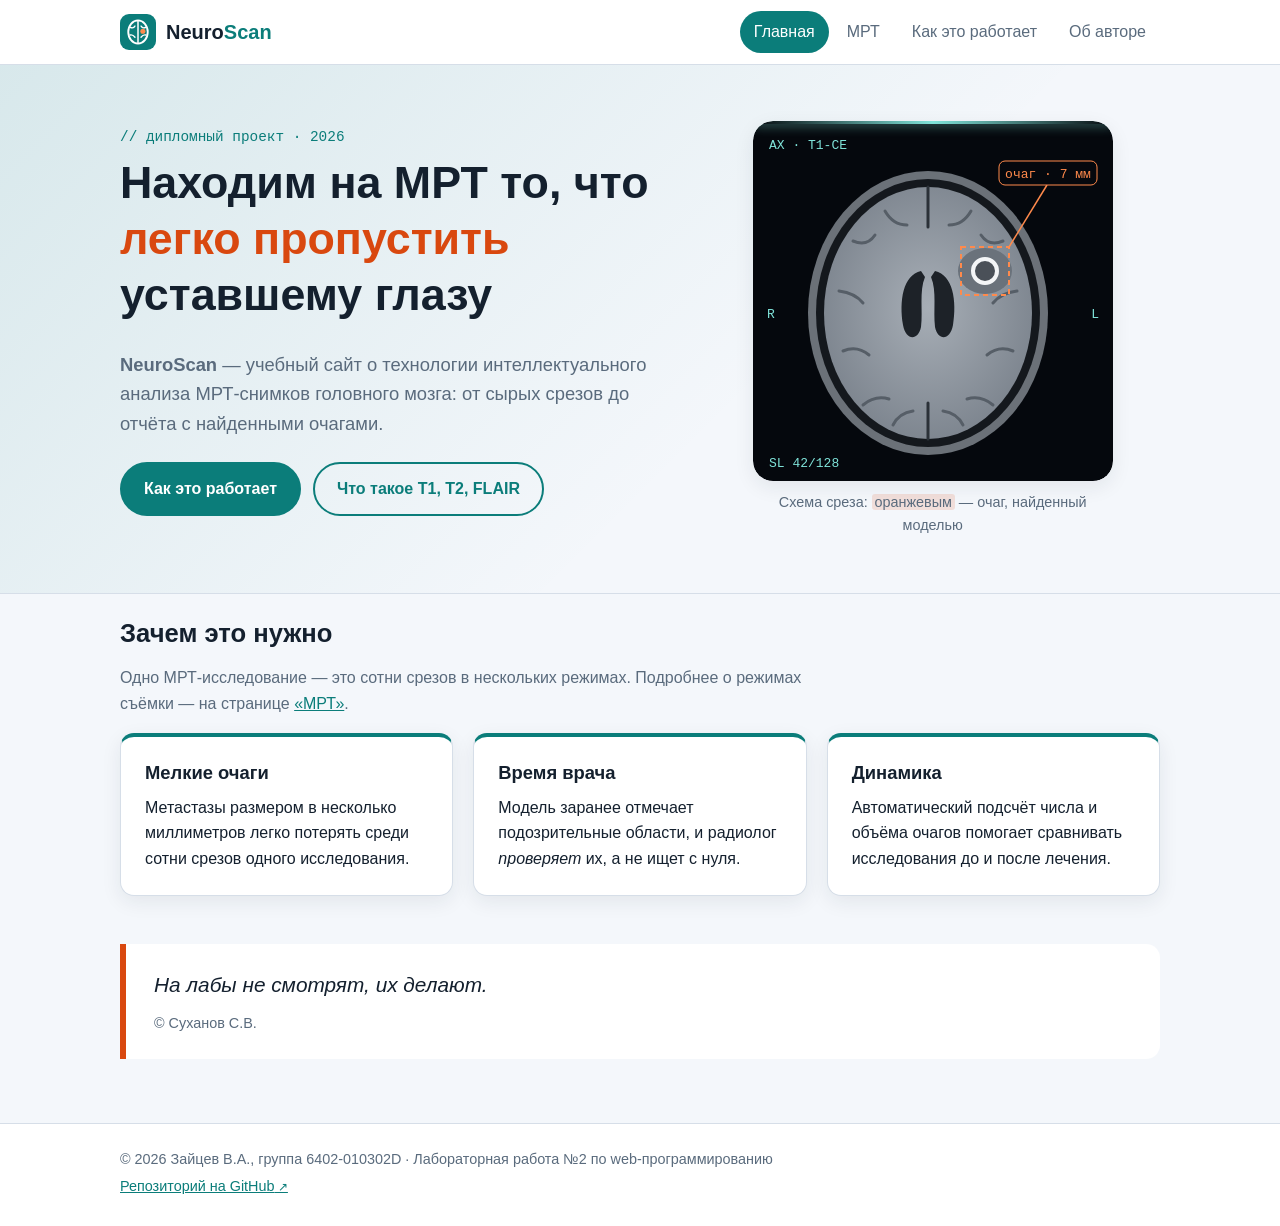
<file: lab2/index.html>
<!DOCTYPE html>
<html lang="ru">
<head>
  <meta charset="UTF-8">
  <meta name="viewport" content="width=device-width, initial-scale=1.0">
  <meta name="description" content="NeuroScan — учебный сайт о поиске метастазов головного мозга на МРТ">
  <title>NeuroScan — главная</title>
  <link rel="icon" href="img/logo.svg" type="image/svg+xml">
  <link rel="stylesheet" href="css/style.css">
</head>
<body>

  <!-- ===== Шапка: логотип + меню (одинаковая на всех страницах) ===== -->
  <header class="site-header">
    <div class="container header-inner">
      <a class="logo" href="index.html">
        <img src="img/logo.svg" alt="" width="36" height="36">
        <span>Neuro<span class="logo-accent">Scan</span></span>
      </a>
      <nav class="main-nav" aria-label="Главное меню">
        <ul>
          <li><a href="index.html" class="active" aria-current="page">Главная</a></li>
          <li><a href="mri.html">МРТ</a></li>
          <li><a href="pipeline.html">Как это работает</a></li>
          <li><a href="about.html">Об авторе</a></li>
        </ul>
      </nav>
    </div>
  </header>

  <main>
    <!-- ===== Первый экран ===== -->
    <section id="hero">
      <div class="container hero-inner">
        <div>
          <p class="tag">// дипломный проект · 2026</p>
          <h1>Находим на&nbsp;МРТ то, что <span class="highlight">легко пропустить</span> уставшему глазу</h1>
          <p class="lead">
            <strong>NeuroScan</strong> — учебный сайт о технологии интеллектуального анализа
            МРТ-снимков головного мозга: от сырых срезов до отчёта с найденными очагами.
          </p>
          <p class="hero-actions">
            <a class="btn" href="pipeline.html">Как это работает</a>
            <a class="btn btn-ghost" href="mri.html">Что такое T1, T2, FLAIR</a>
          </p>
        </div>

        <figure class="scan">
          <div class="scan-frame">
            <img src="img/mri-slice.svg" alt="Схема аксиального среза головного мозга с выделенным очагом" width="360" height="360">
          </div>
          <figcaption>Схема среза: <mark>оранжевым</mark> — очаг, найденный моделью</figcaption>
        </figure>
      </div>
    </section>

    <!-- ===== Зачем это нужно: три карточки ===== -->
    <section class="container section">
      <h2>Зачем это нужно</h2>
      <p class="section-lead">
        Одно МРТ-исследование — это сотни срезов в нескольких режимах.
        Подробнее о режимах съёмки — на странице <a href="mri.html">«МРТ»</a>.
      </p>
      <div class="cards">
        <article class="card">
          <h3>Мелкие очаги</h3>
          <p>Метастазы размером в несколько миллиметров легко потерять среди сотни срезов одного исследования.</p>
        </article>
        <article class="card">
          <h3>Время врача</h3>
          <p>Модель заранее отмечает подозрительные области, и радиолог <em>проверяет</em> их, а не ищет с нуля.</p>
        </article>
        <article class="card">
          <h3>Динамика</h3>
          <p>Автоматический подсчёт числа и объёма очагов помогает сравнивать исследования до и после лечения.</p>
        </article>
      </div>
    </section>

    <!-- ===== Цитата из ЛР №1 ===== -->
    <div class="container section">
      <figure class="quote">
        <blockquote>
          <p>На лабы не смотрят, их делают.</p>
        </blockquote>
        <figcaption>© Суханов С.В.</figcaption>
      </figure>
    </div>
  </main>

  <!-- ===== Подвал ===== -->
  <footer class="site-footer">
    <div class="container">
      <p>© 2026 Зайцев&nbsp;В.А., группа 6402-010302D · Лабораторная работа №2 по web-программированию</p>
      <p><a href="https://github.com/VAZ0N4ik/web6402-zaitsev_va" target="_blank" rel="noopener">Репозиторий на GitHub</a></p>
    </div>
  </footer>

</body>
</html>
</file>
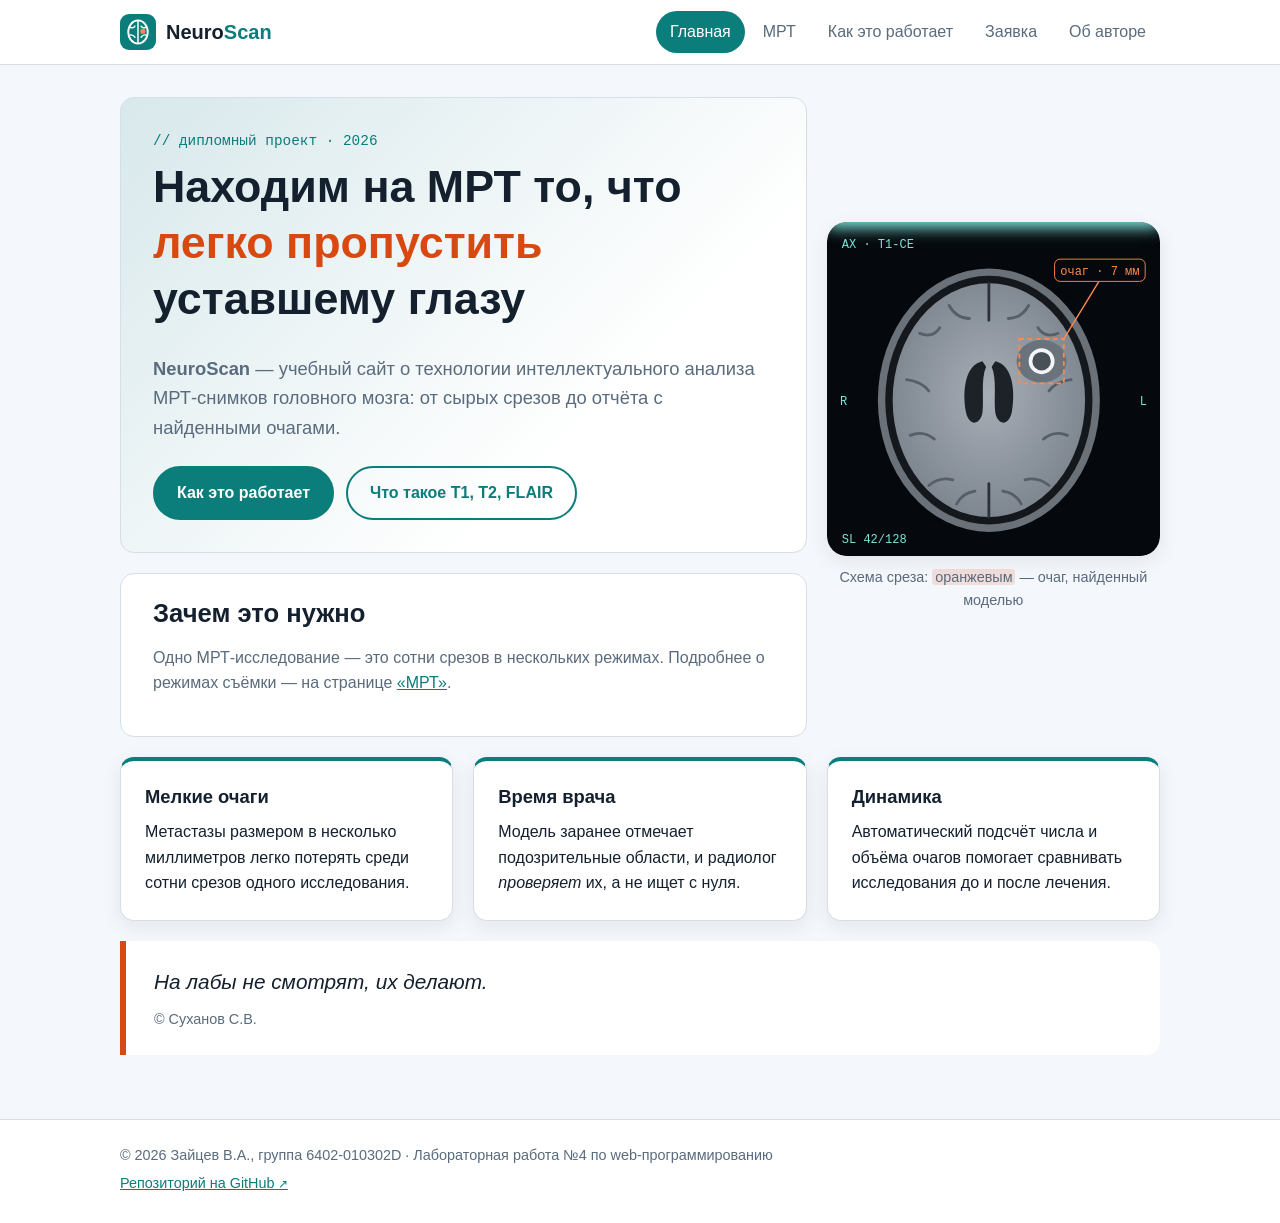
<file: lab4/index.html>
<!DOCTYPE html>
<html lang="ru">
<head>
  <meta charset="UTF-8">
  <meta name="viewport" content="width=device-width, initial-scale=1.0">
  <meta name="description" content="NeuroScan — учебный сайт о поиске метастазов головного мозга на МРТ">
  <title>NeuroScan — главная</title>
  <link rel="icon" href="img/logo.svg" type="image/svg+xml">
  <link rel="stylesheet" href="css/style.css">
</head>
<body>

  <!-- Шапка: логотип и меню, одинаковая на всех страницах -->
  <header class="header">
    <div class="container header__inner">
      <a class="logo" href="index.html">
        <img src="img/logo.svg" alt="" width="36" height="36">
        <span>Neuro<span class="logo__accent">Scan</span></span>
      </a>
      <nav class="nav" aria-label="Главное меню">
        <ul class="nav__list">
          <li><a class="nav__link nav__link_active" href="index.html" aria-current="page">Главная</a></li>
          <li><a class="nav__link" href="mri.html">МРТ</a></li>
          <li><a class="nav__link" href="pipeline.html">Как это работает</a></li>
          <li><a class="nav__link" href="request.html">Заявка</a></li>
          <li><a class="nav__link" href="about.html">Об авторе</a></li>
        </ul>
      </nav>
    </div>
  </header>

  <!-- Главная свёрстана на Grid: где какая область, задано в .home (style.css, раздел 5) -->
  <main class="container home">
    <section class="home__intro">
      <p class="tag">// дипломный проект · 2026</p>
      <h1>Находим на&nbsp;МРТ то, что <span class="highlight">легко пропустить</span> уставшему глазу</h1>
      <p class="lead">
        <strong>NeuroScan</strong> — учебный сайт о технологии интеллектуального анализа
        МРТ-снимков головного мозга: от сырых срезов до отчёта с найденными очагами.
      </p>
      <p class="home__actions">
        <a class="button" href="pipeline.html">Как это работает</a>
        <a class="button button_ghost" href="mri.html">Что такое T1, T2, FLAIR</a>
      </p>
    </section>

    <figure class="home__scan scan">
      <div class="scan__frame">
        <img class="scan__img" src="img/mri-slice.svg" alt="Схема аксиального среза головного мозга с выделенным очагом" width="360" height="360">
        <span class="scan__ping"></span>
      </div>
      <figcaption class="scan__caption">Схема среза: <mark>оранжевым</mark> — очаг, найденный моделью</figcaption>
    </figure>

    <section class="home__why">
      <h2>Зачем это нужно</h2>
      <p class="lead lead_small">
        Одно МРТ-исследование — это сотни срезов в нескольких режимах.
        Подробнее о режимах съёмки — на странице <a href="mri.html">«МРТ»</a>.
      </p>
    </section>

    <article class="home__card card">
      <h3>Мелкие очаги</h3>
      <p class="card__text">Метастазы размером в несколько миллиметров легко потерять среди сотни срезов одного исследования.</p>
    </article>
    <article class="home__card card">
      <h3>Время врача</h3>
      <p class="card__text">Модель заранее отмечает подозрительные области, и радиолог <em>проверяет</em> их, а не ищет с нуля.</p>
    </article>
    <article class="home__card card">
      <h3>Динамика</h3>
      <p class="card__text">Автоматический подсчёт числа и объёма очагов помогает сравнивать исследования до и после лечения.</p>
    </article>

    <!-- Цитата из ЛР №1 -->
    <figure class="home__quote quote">
      <blockquote class="quote__text">На лабы не смотрят, их делают.</blockquote>
      <figcaption class="quote__author">© Суханов С.В.</figcaption>
    </figure>
  </main>

  <footer class="footer">
    <div class="container">
      <p class="footer__text">© 2026 Зайцев&nbsp;В.А., группа 6402-010302D · Лабораторная работа №4 по web-программированию</p>
      <p class="footer__text"><a href="https://github.com/VAZ0N4ik/web6402-zaitsev_va" target="_blank" rel="noopener">Репозиторий на GitHub</a></p>
    </div>
  </footer>

</body>
</html>
</file>
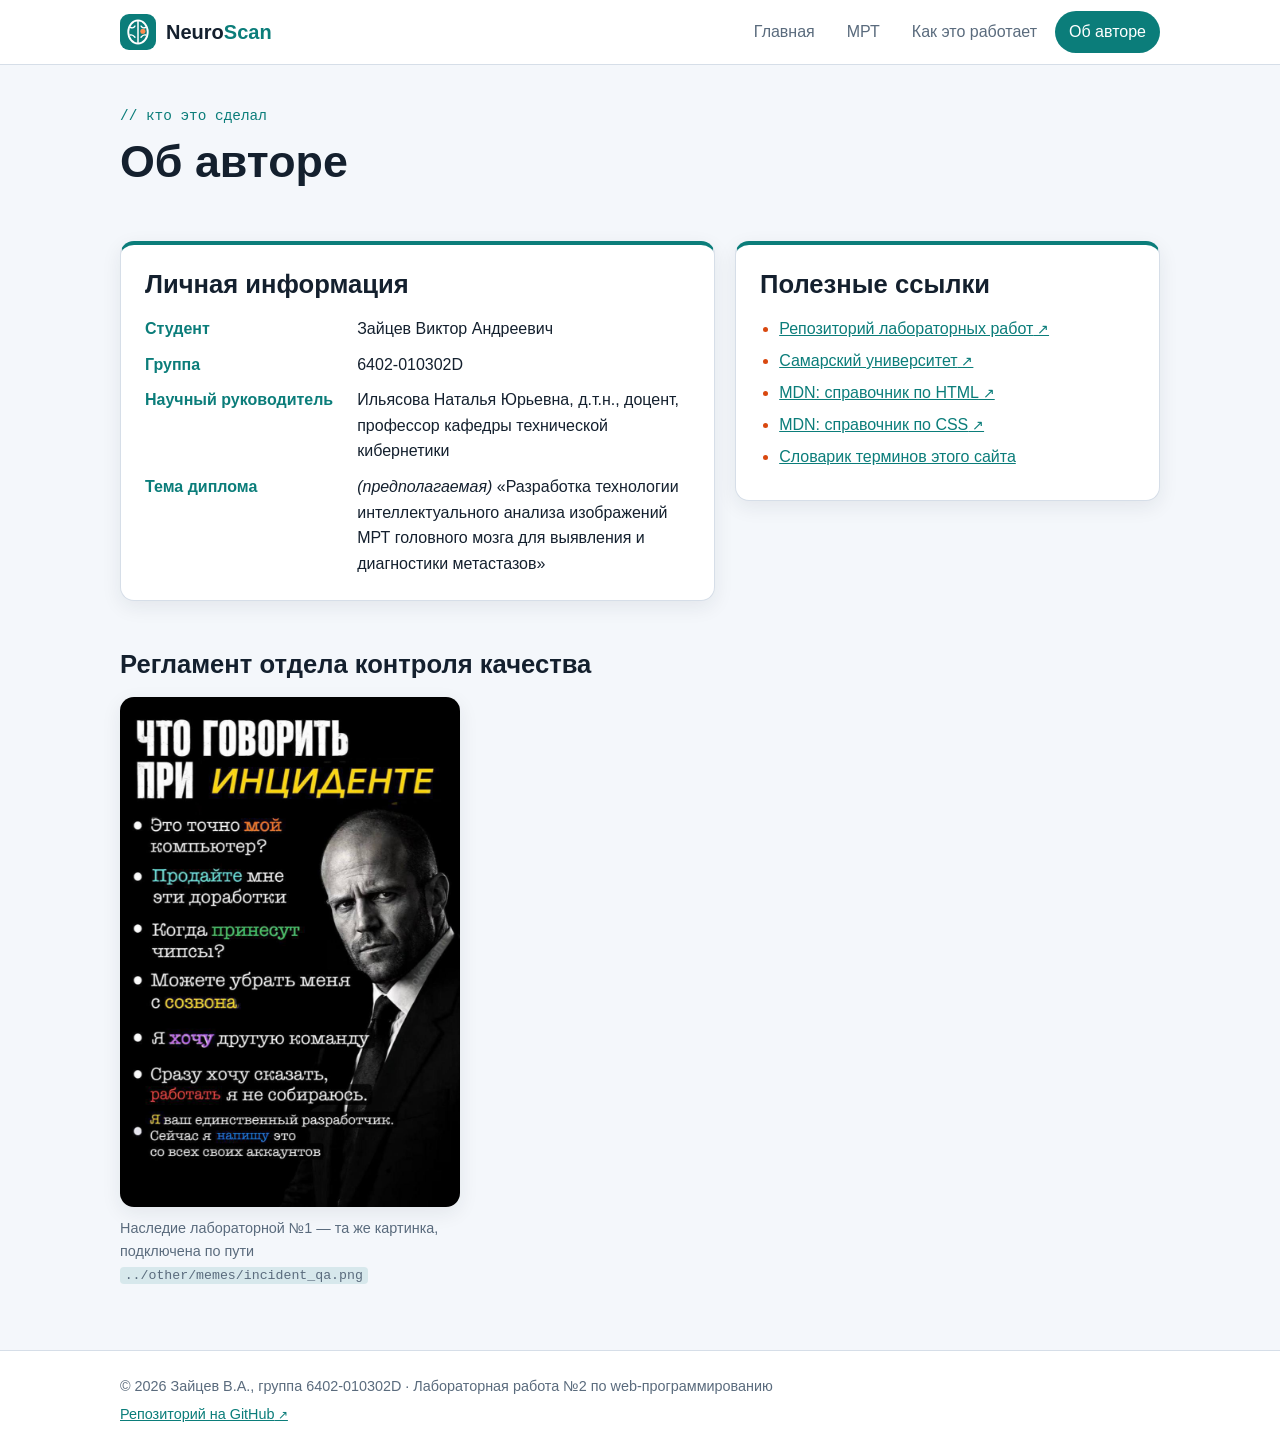
<file: lab2/about.html>
<!DOCTYPE html>
<html lang="ru">
<head>
  <meta charset="UTF-8">
  <meta name="viewport" content="width=device-width, initial-scale=1.0">
  <meta name="description" content="Об авторе сайта NeuroScan">
  <title>NeuroScan — об авторе</title>
  <link rel="icon" href="img/logo.svg" type="image/svg+xml">
  <link rel="stylesheet" href="css/style.css">
</head>
<body>

  <header class="site-header">
    <div class="container header-inner">
      <a class="logo" href="index.html">
        <img src="img/logo.svg" alt="" width="36" height="36">
        <span>Neuro<span class="logo-accent">Scan</span></span>
      </a>
      <nav class="main-nav" aria-label="Главное меню">
        <ul>
          <li><a href="index.html">Главная</a></li>
          <li><a href="mri.html">МРТ</a></li>
          <li><a href="pipeline.html">Как это работает</a></li>
          <li><a href="about.html" class="active" aria-current="page">Об авторе</a></li>
        </ul>
      </nav>
    </div>
  </header>

  <main>
    <section class="container page-head">
      <p class="tag">// кто это сделал</p>
      <h1>Об авторе</h1>
    </section>

    <div class="container section profile">
      <article class="card">
        <h2>Личная информация</h2>
        <dl class="defs">
          <dt>Студент</dt>
          <dd>Зайцев Виктор Андреевич</dd>

          <dt>Группа</dt>
          <dd>6402-010302D</dd>

          <dt>Научный руководитель</dt>
          <dd>Ильясова Наталья Юрьевна, д.т.н., доцент, профессор кафедры технической кибернетики</dd>

          <dt>Тема диплома</dt>
          <dd><em>(предполагаемая)</em> «Разработка технологии интеллектуального анализа изображений МРТ головного мозга для выявления и диагностики метастазов»</dd>
        </dl>
      </article>

      <article class="card">
        <h2>Полезные ссылки</h2>
        <ul class="links">
          <li><a href="https://github.com/VAZ0N4ik/web6402-zaitsev_va" target="_blank" rel="noopener">Репозиторий лабораторных работ</a></li>
          <li><a href="https://ssau.ru" target="_blank" rel="noopener">Самарский университет</a></li>
          <li><a href="https://developer.mozilla.org/ru/docs/Web/HTML" target="_blank" rel="noopener">MDN: справочник по HTML</a></li>
          <li><a href="https://developer.mozilla.org/ru/docs/Web/CSS" target="_blank" rel="noopener">MDN: справочник по CSS</a></li>
          <li><a href="pipeline.html#glossary">Словарик терминов этого сайта</a></li>
        </ul>
      </article>
    </div>

    <!-- ===== Мем из ЛР №1: картинка берётся из папки other/ по относительному пути ../ ===== -->
    <section class="container section">
      <h2>Регламент отдела контроля качества</h2>
      <figure class="meme">
        <img src="../other/memes/incident_qa.png" alt="Мем: Джейсон Стэтхем и список «Что говорить при инциденте»" width="853" height="1280">
        <figcaption>Наследие лабораторной №1 — та же картинка, подключена по пути <code>../other/memes/incident_qa.png</code></figcaption>
      </figure>
    </section>
  </main>

  <footer class="site-footer">
    <div class="container">
      <p>© 2026 Зайцев&nbsp;В.А., группа 6402-010302D · Лабораторная работа №2 по web-программированию</p>
      <p><a href="https://github.com/VAZ0N4ik/web6402-zaitsev_va" target="_blank" rel="noopener">Репозиторий на GitHub</a></p>
    </div>
  </footer>

</body>
</html>
</file>
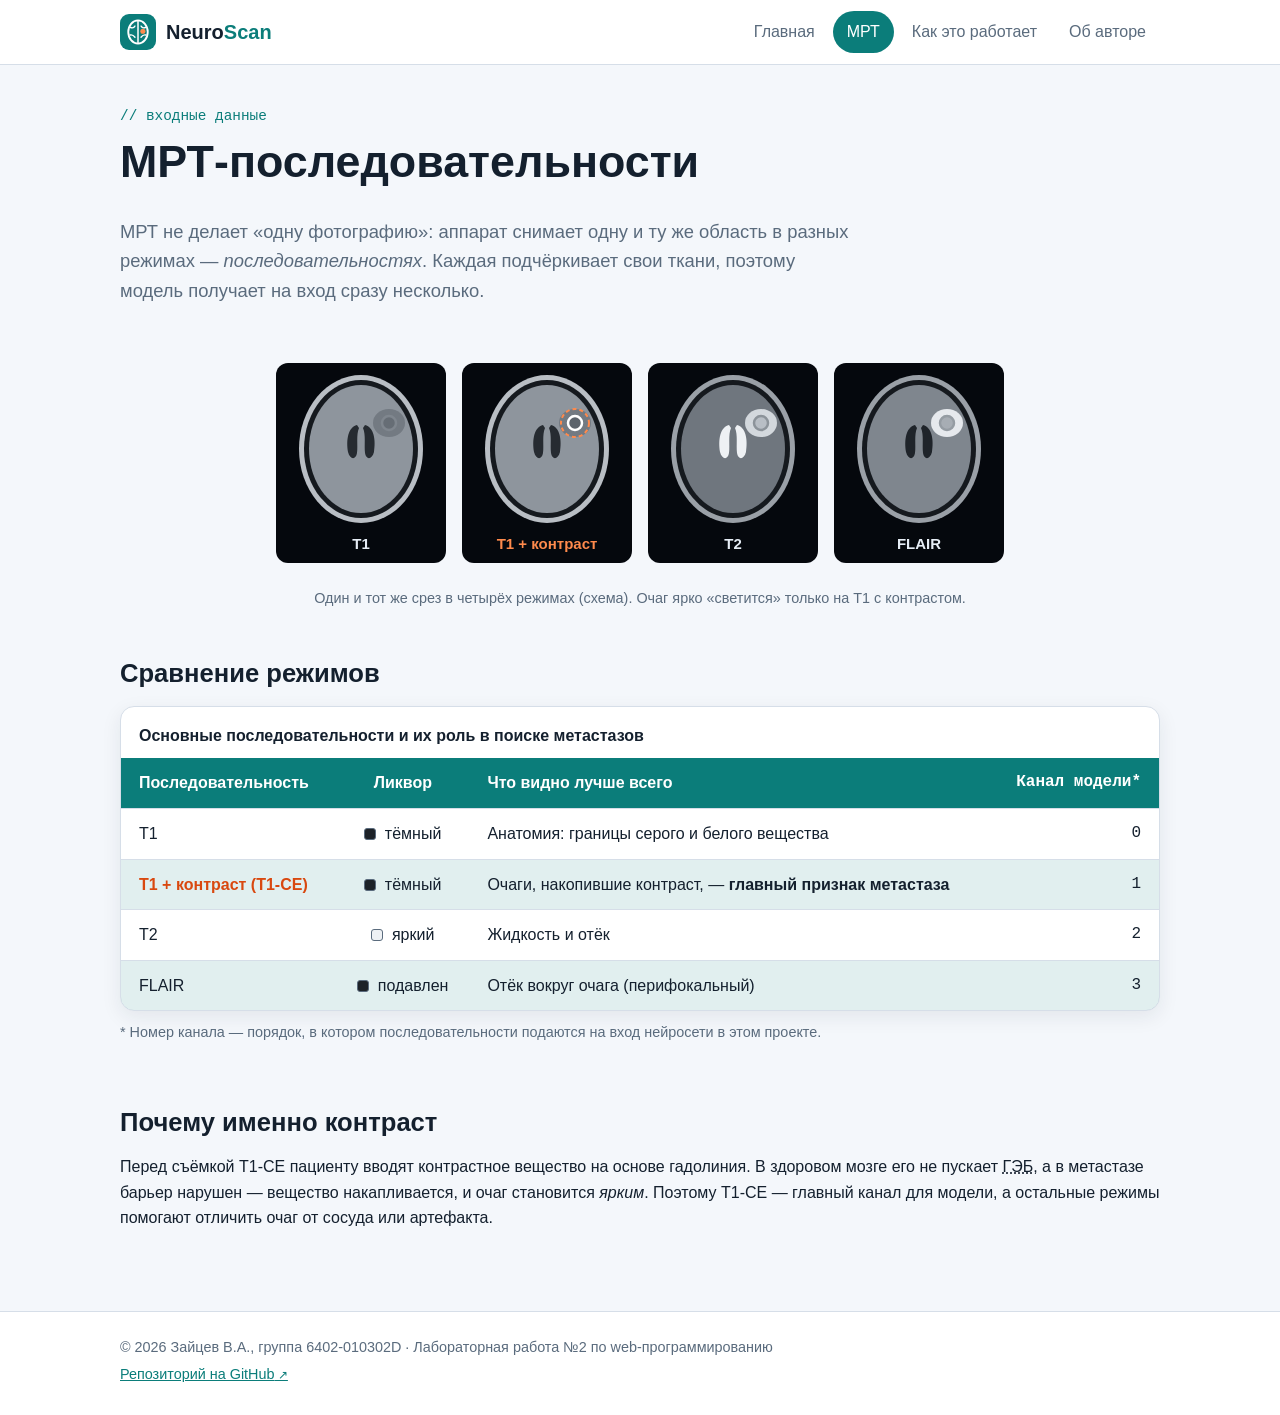
<file: lab2/mri.html>
<!DOCTYPE html>
<html lang="ru">
<head>
  <meta charset="UTF-8">
  <meta name="viewport" content="width=device-width, initial-scale=1.0">
  <meta name="description" content="Основные МРТ-последовательности и их роль в поиске метастазов">
  <title>NeuroScan — МРТ-последовательности</title>
  <link rel="icon" href="img/logo.svg" type="image/svg+xml">
  <link rel="stylesheet" href="css/style.css">
</head>
<body>

  <header class="site-header">
    <div class="container header-inner">
      <a class="logo" href="index.html">
        <img src="img/logo.svg" alt="" width="36" height="36">
        <span>Neuro<span class="logo-accent">Scan</span></span>
      </a>
      <nav class="main-nav" aria-label="Главное меню">
        <ul>
          <li><a href="index.html">Главная</a></li>
          <li><a href="mri.html" class="active" aria-current="page">МРТ</a></li>
          <li><a href="pipeline.html">Как это работает</a></li>
          <li><a href="about.html">Об авторе</a></li>
        </ul>
      </nav>
    </div>
  </header>

  <main>
    <section class="container page-head">
      <p class="tag">// входные данные</p>
      <h1>МРТ-последовательности</h1>
      <p class="lead">
        МРТ не делает «одну фотографию»: аппарат снимает одну и ту же область в разных режимах —
        <dfn>последовательностях</dfn>. Каждая подчёркивает свои ткани, поэтому модель получает на вход сразу несколько.
      </p>
    </section>

    <!-- ===== Картинка: один срез в четырёх режимах ===== -->
    <div class="container section">
      <figure class="wide-figure">
        <img src="img/sequences.svg" alt="Один и тот же схематичный срез в режимах T1, T1 с контрастом, T2 и FLAIR" width="760" height="230">
        <figcaption>Один и тот же срез в четырёх режимах (схема). Очаг ярко «светится» только на T1 с контрастом.</figcaption>
      </figure>
    </div>

    <!-- ===== Таблица: 1-й столбец влево, 2-й по центру, 4-й вправо ===== -->
    <section class="container section">
      <h2>Сравнение режимов</h2>
      <div class="table-wrap">
        <table class="data-table">
          <caption>Основные последовательности и их роль в поиске метастазов</caption>
          <thead>
            <tr>
              <th scope="col">Последовательность</th>
              <th scope="col">Ликвор</th>
              <th scope="col">Что видно лучше всего</th>
              <th scope="col">Канал модели*</th>
            </tr>
          </thead>
          <tbody>
            <tr>
              <td>T1</td>
              <td><span class="swatch swatch-dark"></span> тёмный</td>
              <td>Анатомия: границы серого и белого вещества</td>
              <td>0</td>
            </tr>
            <tr class="key-row">
              <td>T1 + контраст (T1-CE)</td>
              <td><span class="swatch swatch-dark"></span> тёмный</td>
              <td>Очаги, накопившие контраст, — <strong>главный признак метастаза</strong></td>
              <td>1</td>
            </tr>
            <tr>
              <td>T2</td>
              <td><span class="swatch swatch-bright"></span> яркий</td>
              <td>Жидкость и отёк</td>
              <td>2</td>
            </tr>
            <tr>
              <td>FLAIR</td>
              <td><span class="swatch swatch-dark"></span> подавлен</td>
              <td>Отёк вокруг очага (перифокальный)</td>
              <td>3</td>
            </tr>
          </tbody>
        </table>
      </div>
      <p class="table-note">* Номер канала — порядок, в котором последовательности подаются на вход нейросети в этом проекте.</p>
    </section>

    <section class="container section">
      <h2>Почему именно контраст</h2>
      <p>
        Перед съёмкой T1-CE пациенту вводят контрастное вещество на основе гадолиния.
        В здоровом мозге его не пускает <abbr title="гематоэнцефалический барьер">ГЭБ</abbr>,
        а в метастазе барьер нарушен — вещество накапливается, и очаг становится <em>ярким</em>.
        Поэтому T1-CE — главный канал для модели, а остальные режимы помогают отличить очаг от сосуда или артефакта.
      </p>
    </section>
  </main>

  <footer class="site-footer">
    <div class="container">
      <p>© 2026 Зайцев&nbsp;В.А., группа 6402-010302D · Лабораторная работа №2 по web-программированию</p>
      <p><a href="https://github.com/VAZ0N4ik/web6402-zaitsev_va" target="_blank" rel="noopener">Репозиторий на GitHub</a></p>
    </div>
  </footer>

</body>
</html>
</file>
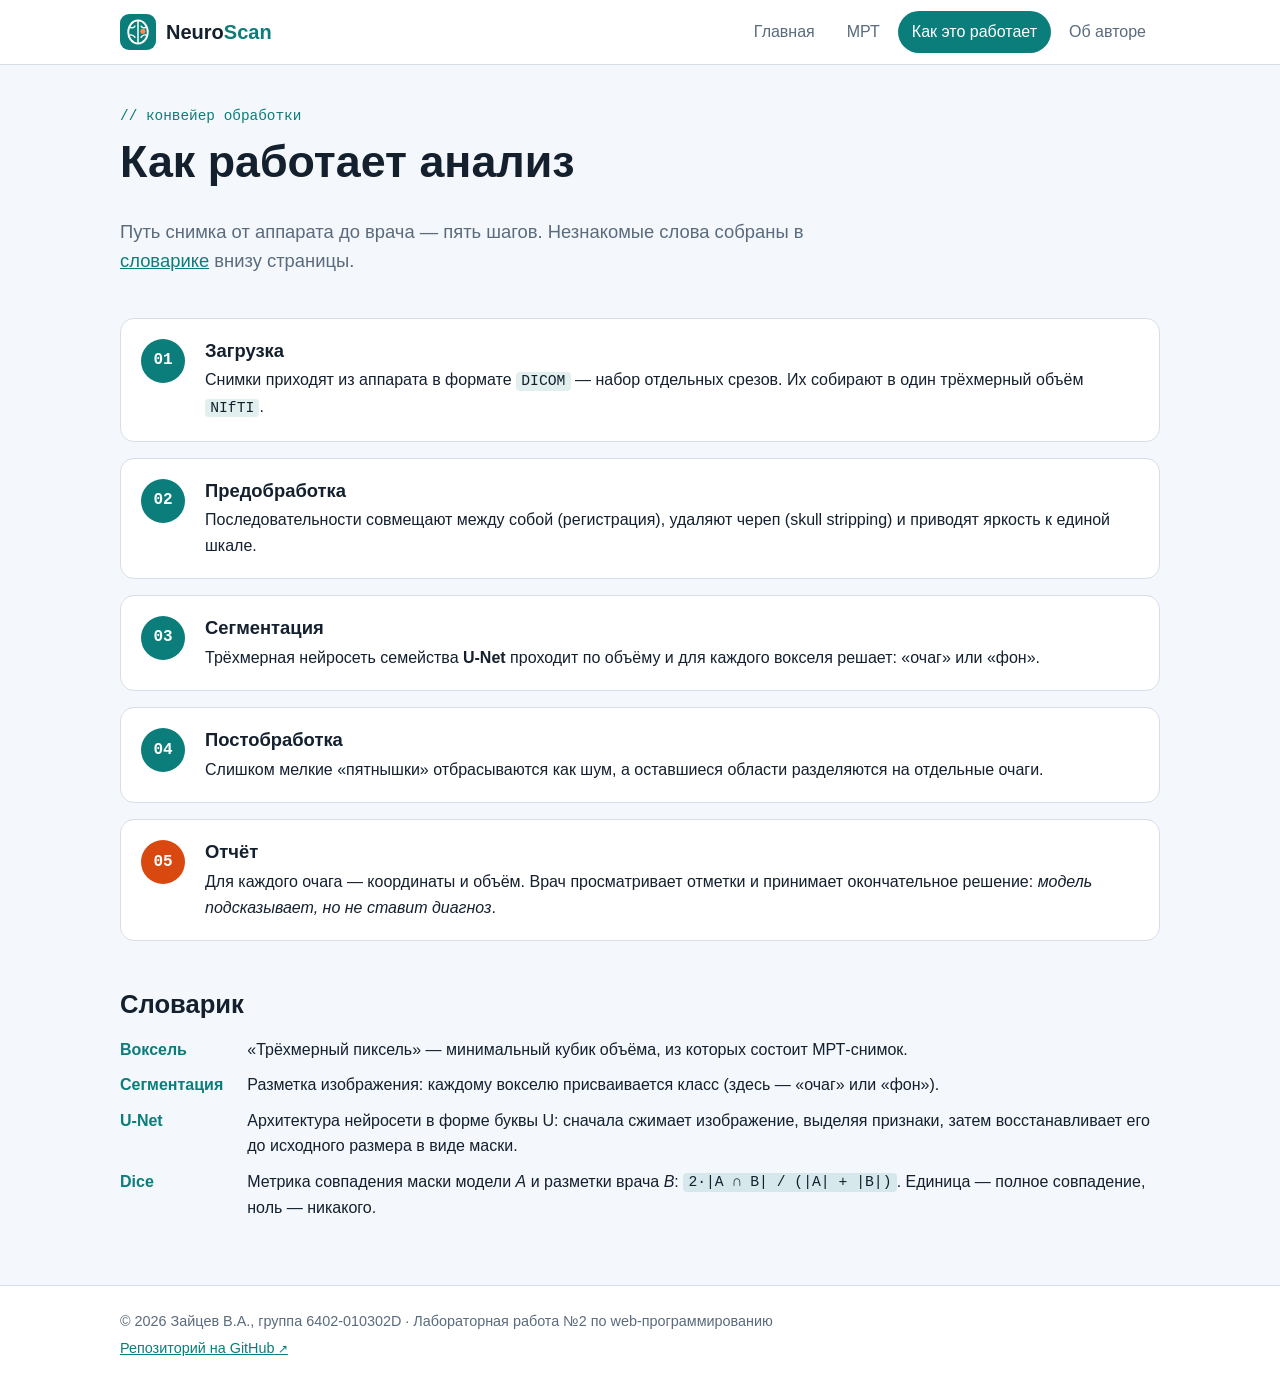
<file: lab2/pipeline.html>
<!DOCTYPE html>
<html lang="ru">
<head>
  <meta charset="UTF-8">
  <meta name="viewport" content="width=device-width, initial-scale=1.0">
  <meta name="description" content="Этапы автоматического анализа МРТ: от загрузки снимков до отчёта">
  <title>NeuroScan — как работает анализ</title>
  <link rel="icon" href="img/logo.svg" type="image/svg+xml">
  <link rel="stylesheet" href="css/style.css">
</head>
<body>

  <header class="site-header">
    <div class="container header-inner">
      <a class="logo" href="index.html">
        <img src="img/logo.svg" alt="" width="36" height="36">
        <span>Neuro<span class="logo-accent">Scan</span></span>
      </a>
      <nav class="main-nav" aria-label="Главное меню">
        <ul>
          <li><a href="index.html">Главная</a></li>
          <li><a href="mri.html">МРТ</a></li>
          <li><a href="pipeline.html" class="active" aria-current="page">Как это работает</a></li>
          <li><a href="about.html">Об авторе</a></li>
        </ul>
      </nav>
    </div>
  </header>

  <main>
    <section class="container page-head">
      <p class="tag">// конвейер обработки</p>
      <h1>Как работает анализ</h1>
      <p class="lead">
        Путь снимка от аппарата до врача — пять шагов. Незнакомые слова собраны
        в <a href="#glossary">словарике</a> внизу страницы.
      </p>
    </section>

    <!-- ===== Шаги: номера рисует CSS (counter + ::before) ===== -->
    <section class="container section">
      <ol class="steps">
        <li>
          <h3>Загрузка</h3>
          <p>Снимки приходят из аппарата в формате <code>DICOM</code> — набор отдельных срезов. Их собирают в один трёхмерный объём <code>NIfTI</code>.</p>
        </li>
        <li>
          <h3>Предобработка</h3>
          <p>Последовательности совмещают между собой (регистрация), удаляют череп (<span lang="en">skull stripping</span>) и приводят яркость к единой шкале.</p>
        </li>
        <li>
          <h3>Сегментация</h3>
          <p>Трёхмерная нейросеть семейства <strong>U-Net</strong> проходит по объёму и для каждого вокселя решает: «очаг» или «фон».</p>
        </li>
        <li>
          <h3>Постобработка</h3>
          <p>Слишком мелкие «пятнышки» отбрасываются как шум, а оставшиеся области разделяются на отдельные очаги.</p>
        </li>
        <li>
          <h3>Отчёт</h3>
          <p>Для каждого очага — координаты и объём. Врач просматривает отметки и принимает окончательное решение: <em>модель подсказывает, но не ставит диагноз</em>.</p>
        </li>
      </ol>
    </section>

    <!-- ===== Словарик: якорь #glossary ===== -->
    <section id="glossary" class="container section">
      <h2>Словарик</h2>
      <dl class="defs">
        <dt>Воксель</dt>
        <dd>«Трёхмерный пиксель» — минимальный кубик объёма, из которых состоит МРТ-снимок.</dd>

        <dt>Сегментация</dt>
        <dd>Разметка изображения: каждому вокселю присваивается класс (здесь — «очаг» или «фон»).</dd>

        <dt>U-Net</dt>
        <dd>Архитектура нейросети в форме буквы U: сначала сжимает изображение, выделяя признаки, затем восстанавливает его до исходного размера в виде маски.</dd>

        <dt>Dice</dt>
        <dd>Метрика совпадения маски модели <var>A</var> и разметки врача <var>B</var>: <code>2·|A ∩ B| / (|A| + |B|)</code>. Единица — полное совпадение, ноль — никакого.</dd>
      </dl>
    </section>
  </main>

  <footer class="site-footer">
    <div class="container">
      <p>© 2026 Зайцев&nbsp;В.А., группа 6402-010302D · Лабораторная работа №2 по web-программированию</p>
      <p><a href="https://github.com/VAZ0N4ik/web6402-zaitsev_va" target="_blank" rel="noopener">Репозиторий на GitHub</a></p>
    </div>
  </footer>

</body>
</html>
</file>
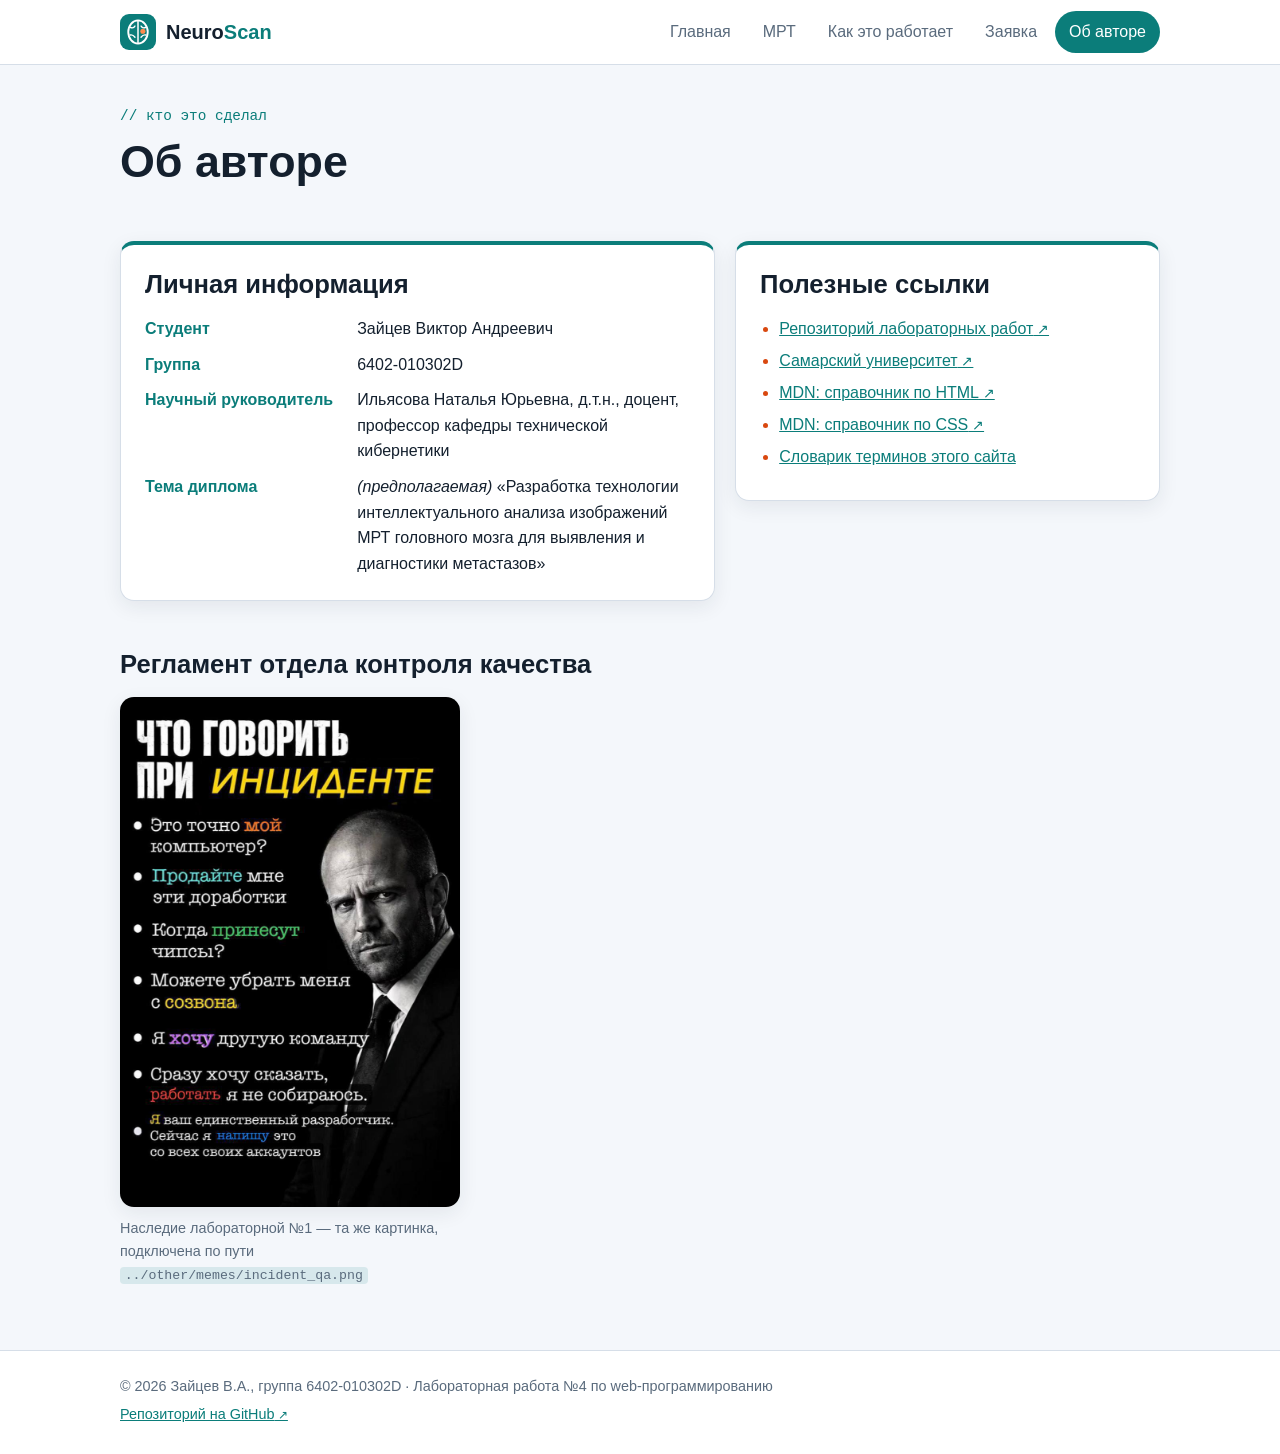
<file: lab4/about.html>
<!DOCTYPE html>
<html lang="ru">
<head>
  <meta charset="UTF-8">
  <meta name="viewport" content="width=device-width, initial-scale=1.0">
  <meta name="description" content="Об авторе сайта NeuroScan">
  <title>NeuroScan — об авторе</title>
  <link rel="icon" href="img/logo.svg" type="image/svg+xml">
  <link rel="stylesheet" href="css/style.css">
</head>
<body>

  <header class="header">
    <div class="container header__inner">
      <a class="logo" href="index.html">
        <img src="img/logo.svg" alt="" width="36" height="36">
        <span>Neuro<span class="logo__accent">Scan</span></span>
      </a>
      <nav class="nav" aria-label="Главное меню">
        <ul class="nav__list">
          <li><a class="nav__link" href="index.html">Главная</a></li>
          <li><a class="nav__link" href="mri.html">МРТ</a></li>
          <li><a class="nav__link" href="pipeline.html">Как это работает</a></li>
          <li><a class="nav__link" href="request.html">Заявка</a></li>
          <li><a class="nav__link nav__link_active" href="about.html" aria-current="page">Об авторе</a></li>
        </ul>
      </nav>
    </div>
  </header>

  <main>
    <section class="container page-head">
      <p class="tag">// кто это сделал</p>
      <h1>Об авторе</h1>
    </section>

    <div class="container section profile">
      <article class="card">
        <h2>Личная информация</h2>
        <dl class="defs">
          <dt class="defs__term">Студент</dt>
          <dd class="defs__desc">Зайцев Виктор Андреевич</dd>

          <dt class="defs__term">Группа</dt>
          <dd class="defs__desc">6402-010302D</dd>

          <dt class="defs__term">Научный руководитель</dt>
          <dd class="defs__desc">Ильясова Наталья Юрьевна, д.т.н., доцент, профессор кафедры технической кибернетики</dd>

          <dt class="defs__term">Тема диплома</dt>
          <dd class="defs__desc"><em>(предполагаемая)</em> «Разработка технологии интеллектуального анализа изображений МРТ головного мозга для выявления и диагностики метастазов»</dd>
        </dl>
      </article>

      <article class="card">
        <h2>Полезные ссылки</h2>
        <ul class="links">
          <li class="links__item"><a href="https://github.com/VAZ0N4ik/web6402-zaitsev_va" target="_blank" rel="noopener">Репозиторий лабораторных работ</a></li>
          <li class="links__item"><a href="https://ssau.ru" target="_blank" rel="noopener">Самарский университет</a></li>
          <li class="links__item"><a href="https://developer.mozilla.org/ru/docs/Web/HTML" target="_blank" rel="noopener">MDN: справочник по HTML</a></li>
          <li class="links__item"><a href="https://developer.mozilla.org/ru/docs/Web/CSS" target="_blank" rel="noopener">MDN: справочник по CSS</a></li>
          <li class="links__item"><a href="pipeline.html#glossary">Словарик терминов этого сайта</a></li>
        </ul>
      </article>
    </div>

    <!-- Мем из ЛР №1: картинка лежит в папке other/, путь относительный через ../ -->
    <section class="container section">
      <h2>Регламент отдела контроля качества</h2>
      <figure class="illustration illustration_meme">
        <img class="illustration__img" src="../other/memes/incident_qa.png" alt="Мем: Джейсон Стэтхем и список «Что говорить при инциденте»" width="853" height="1280">
        <figcaption class="illustration__caption">Наследие лабораторной №1 — та же картинка, подключена по пути <code>../other/memes/incident_qa.png</code></figcaption>
      </figure>
    </section>
  </main>

  <footer class="footer">
    <div class="container">
      <p class="footer__text">© 2026 Зайцев&nbsp;В.А., группа 6402-010302D · Лабораторная работа №4 по web-программированию</p>
      <p class="footer__text"><a href="https://github.com/VAZ0N4ik/web6402-zaitsev_va" target="_blank" rel="noopener">Репозиторий на GitHub</a></p>
    </div>
  </footer>

</body>
</html>
</file>
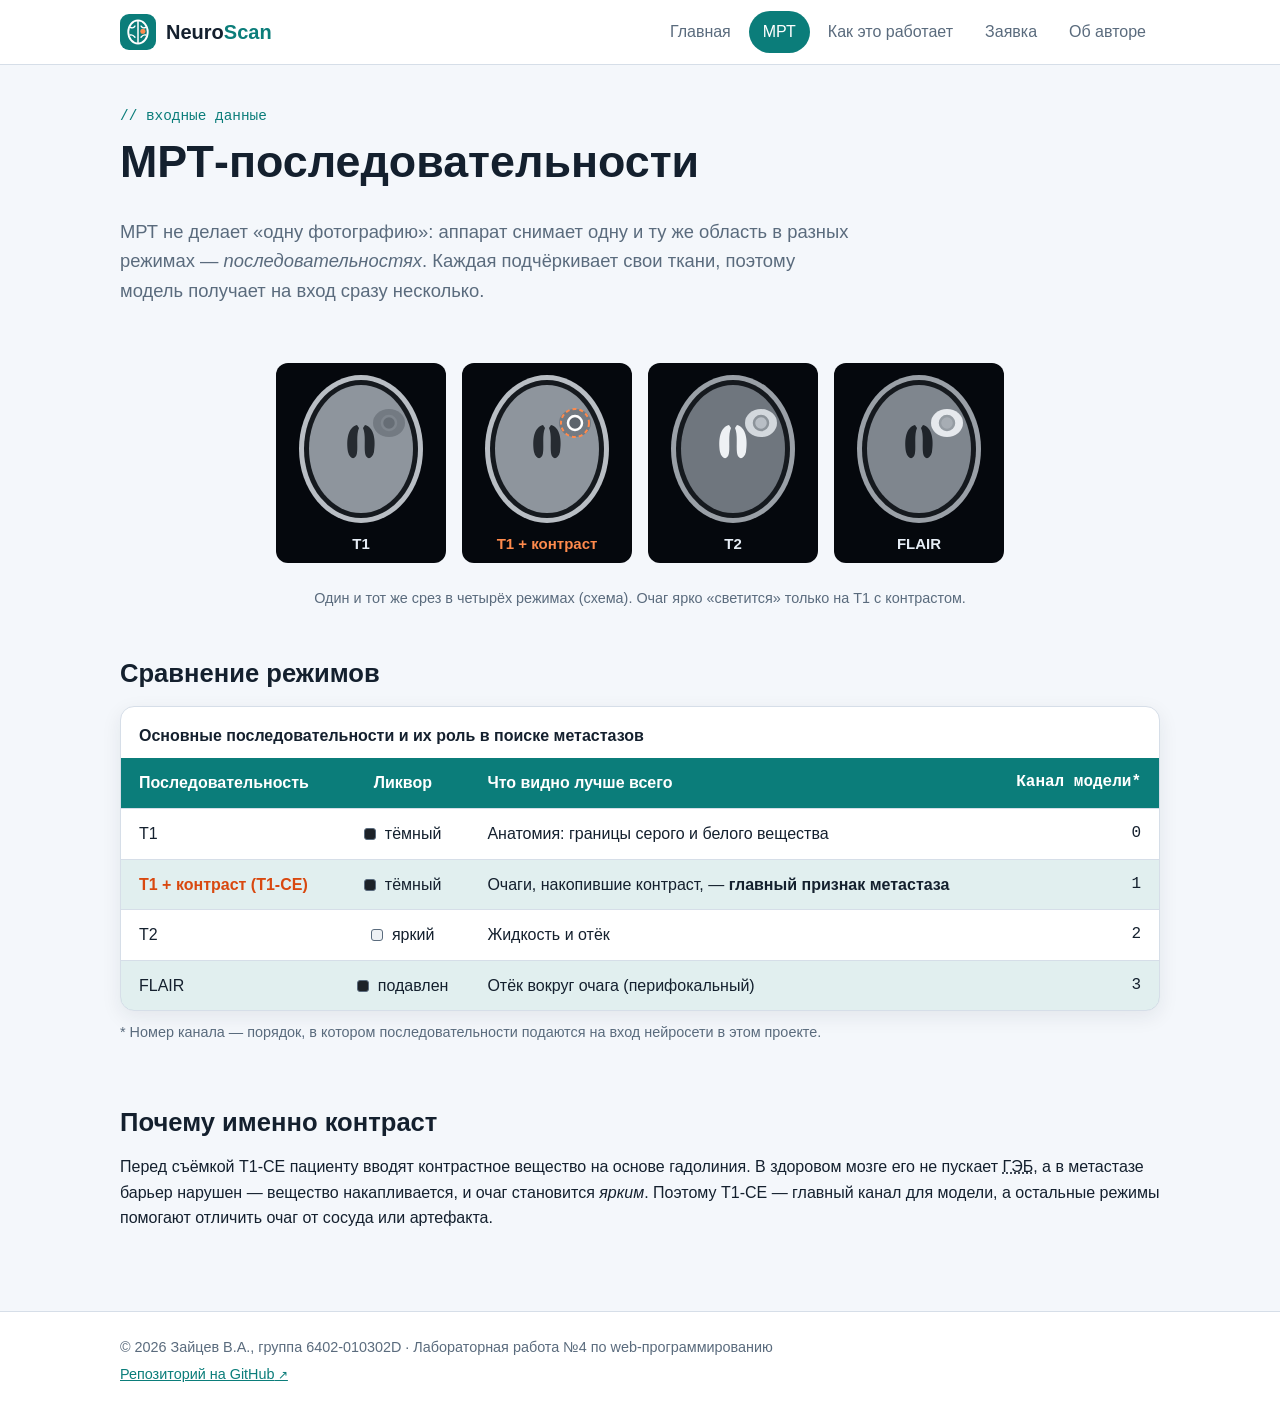
<file: lab4/mri.html>
<!DOCTYPE html>
<html lang="ru">
<head>
  <meta charset="UTF-8">
  <meta name="viewport" content="width=device-width, initial-scale=1.0">
  <meta name="description" content="Основные МРТ-последовательности и их роль в поиске метастазов">
  <title>NeuroScan — МРТ-последовательности</title>
  <link rel="icon" href="img/logo.svg" type="image/svg+xml">
  <link rel="stylesheet" href="css/style.css">
</head>
<body>

  <header class="header">
    <div class="container header__inner">
      <a class="logo" href="index.html">
        <img src="img/logo.svg" alt="" width="36" height="36">
        <span>Neuro<span class="logo__accent">Scan</span></span>
      </a>
      <nav class="nav" aria-label="Главное меню">
        <ul class="nav__list">
          <li><a class="nav__link" href="index.html">Главная</a></li>
          <li><a class="nav__link nav__link_active" href="mri.html" aria-current="page">МРТ</a></li>
          <li><a class="nav__link" href="pipeline.html">Как это работает</a></li>
          <li><a class="nav__link" href="request.html">Заявка</a></li>
          <li><a class="nav__link" href="about.html">Об авторе</a></li>
        </ul>
      </nav>
    </div>
  </header>

  <main>
    <section class="container page-head">
      <p class="tag">// входные данные</p>
      <h1>МРТ-последовательности</h1>
      <p class="lead">
        МРТ не делает «одну фотографию»: аппарат снимает одну и ту же область в разных режимах —
        <dfn>последовательностях</dfn>. Каждая подчёркивает свои ткани, поэтому модель получает на вход сразу несколько.
      </p>
    </section>

    <!-- Один срез в четырёх режимах -->
    <div class="container section">
      <figure class="illustration">
        <img class="illustration__img" src="img/sequences.svg" alt="Один и тот же схематичный срез в режимах T1, T1 с контрастом, T2 и FLAIR" width="760" height="230">
        <figcaption class="illustration__caption">Один и тот же срез в четырёх режимах (схема). Очаг ярко «светится» только на T1 с контрастом.</figcaption>
      </figure>
    </div>

    <!-- Таблица: 1-й столбец влево, 2-й по центру, 4-й вправо -->
    <section class="container section">
      <h2>Сравнение режимов</h2>
      <div class="data-table">
        <table class="data-table__table">
          <caption class="data-table__caption">Основные последовательности и их роль в поиске метастазов</caption>
          <thead>
            <tr>
              <th class="data-table__cell data-table__cell_head" scope="col">Последовательность</th>
              <th class="data-table__cell data-table__cell_head" scope="col">Ликвор</th>
              <th class="data-table__cell data-table__cell_head" scope="col">Что видно лучше всего</th>
              <th class="data-table__cell data-table__cell_head" scope="col">Канал модели*</th>
            </tr>
          </thead>
          <tbody>
            <tr class="data-table__row">
              <td class="data-table__cell">T1</td>
              <td class="data-table__cell"><span class="swatch swatch_dark"></span> тёмный</td>
              <td class="data-table__cell">Анатомия: границы серого и белого вещества</td>
              <td class="data-table__cell">0</td>
            </tr>
            <tr class="data-table__row data-table__row_key">
              <td class="data-table__cell">T1 + контраст (T1-CE)</td>
              <td class="data-table__cell"><span class="swatch swatch_dark"></span> тёмный</td>
              <td class="data-table__cell">Очаги, накопившие контраст, — <strong>главный признак метастаза</strong></td>
              <td class="data-table__cell">1</td>
            </tr>
            <tr class="data-table__row">
              <td class="data-table__cell">T2</td>
              <td class="data-table__cell"><span class="swatch swatch_bright"></span> яркий</td>
              <td class="data-table__cell">Жидкость и отёк</td>
              <td class="data-table__cell">2</td>
            </tr>
            <tr class="data-table__row">
              <td class="data-table__cell">FLAIR</td>
              <td class="data-table__cell"><span class="swatch swatch_dark"></span> подавлен</td>
              <td class="data-table__cell">Отёк вокруг очага (перифокальный)</td>
              <td class="data-table__cell">3</td>
            </tr>
          </tbody>
        </table>
      </div>
      <p class="data-table__note">* Номер канала — порядок, в котором последовательности подаются на вход нейросети в этом проекте.</p>
    </section>

    <section class="container section">
      <h2>Почему именно контраст</h2>
      <p>
        Перед съёмкой T1-CE пациенту вводят контрастное вещество на основе гадолиния.
        В здоровом мозге его не пускает <abbr title="гематоэнцефалический барьер">ГЭБ</abbr>,
        а в метастазе барьер нарушен — вещество накапливается, и очаг становится <em>ярким</em>.
        Поэтому T1-CE — главный канал для модели, а остальные режимы помогают отличить очаг от сосуда или артефакта.
      </p>
    </section>
  </main>

  <footer class="footer">
    <div class="container">
      <p class="footer__text">© 2026 Зайцев&nbsp;В.А., группа 6402-010302D · Лабораторная работа №4 по web-программированию</p>
      <p class="footer__text"><a href="https://github.com/VAZ0N4ik/web6402-zaitsev_va" target="_blank" rel="noopener">Репозиторий на GitHub</a></p>
    </div>
  </footer>

</body>
</html>
</file>
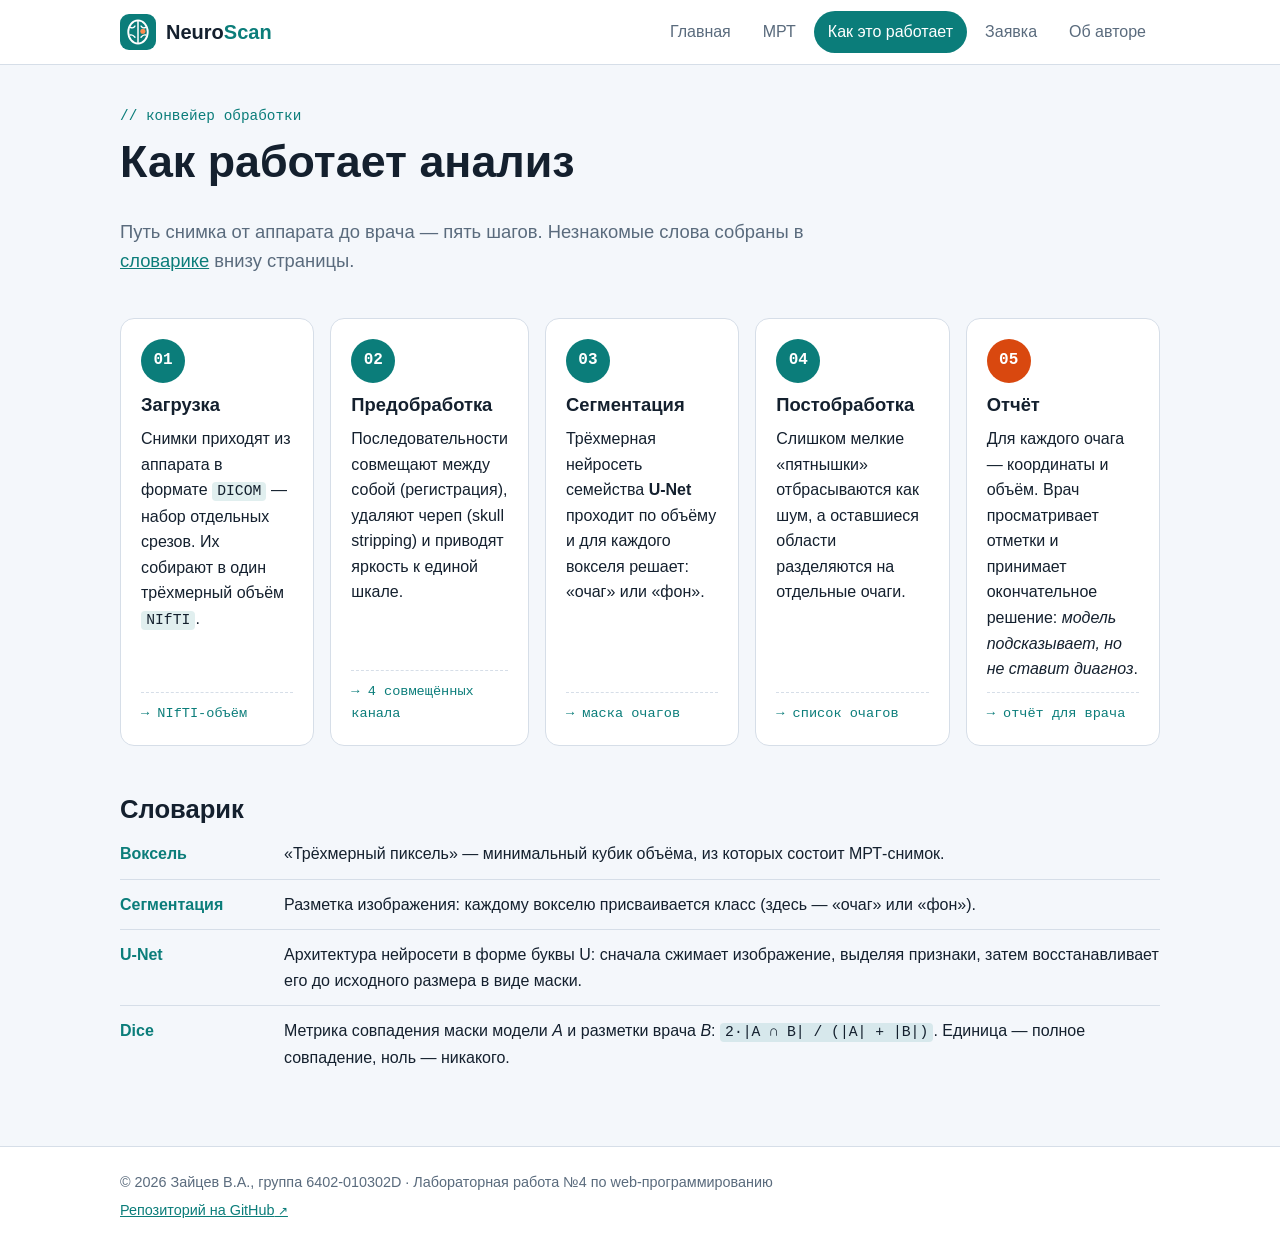
<file: lab4/pipeline.html>
<!DOCTYPE html>
<html lang="ru">
<head>
  <meta charset="UTF-8">
  <meta name="viewport" content="width=device-width, initial-scale=1.0">
  <meta name="description" content="Этапы автоматического анализа МРТ: от загрузки снимков до отчёта">
  <title>NeuroScan — как работает анализ</title>
  <link rel="icon" href="img/logo.svg" type="image/svg+xml">
  <link rel="stylesheet" href="css/style.css">
</head>
<body>

  <header class="header">
    <div class="container header__inner">
      <a class="logo" href="index.html">
        <img src="img/logo.svg" alt="" width="36" height="36">
        <span>Neuro<span class="logo__accent">Scan</span></span>
      </a>
      <nav class="nav" aria-label="Главное меню">
        <ul class="nav__list">
          <li><a class="nav__link" href="index.html">Главная</a></li>
          <li><a class="nav__link" href="mri.html">МРТ</a></li>
          <li><a class="nav__link nav__link_active" href="pipeline.html" aria-current="page">Как это работает</a></li>
          <li><a class="nav__link" href="request.html">Заявка</a></li>
          <li><a class="nav__link" href="about.html">Об авторе</a></li>
        </ul>
      </nav>
    </div>
  </header>

  <main>
    <section class="container page-head">
      <p class="tag">// конвейер обработки</p>
      <h1>Как работает анализ</h1>
      <p class="lead">
        Путь снимка от аппарата до врача — пять шагов. Незнакомые слова собраны
        в <a href="#glossary">словарике</a> внизу страницы.
      </p>
    </section>

    <!-- Страница свёрстана на Flexbox: шаги и словарик (style.css, раздел 7) -->
    <section class="container section">
      <ol class="steps">
        <li class="steps__item">
          <h3 class="steps__title">Загрузка</h3>
          <p class="steps__text">Снимки приходят из аппарата в формате <code>DICOM</code> — набор отдельных срезов. Их собирают в один трёхмерный объём <code>NIfTI</code>.</p>
          <p class="steps__result">→ NIfTI-объём</p>
        </li>
        <li class="steps__item">
          <h3 class="steps__title">Предобработка</h3>
          <p class="steps__text">Последовательности совмещают между собой (регистрация), удаляют череп (<span lang="en">skull stripping</span>) и приводят яркость к единой шкале.</p>
          <p class="steps__result">→ 4 совмещённых канала</p>
        </li>
        <li class="steps__item">
          <h3 class="steps__title">Сегментация</h3>
          <p class="steps__text">Трёхмерная нейросеть семейства <strong>U-Net</strong> проходит по объёму и для каждого вокселя решает: «очаг» или «фон».</p>
          <p class="steps__result">→ маска очагов</p>
        </li>
        <li class="steps__item">
          <h3 class="steps__title">Постобработка</h3>
          <p class="steps__text">Слишком мелкие «пятнышки» отбрасываются как шум, а оставшиеся области разделяются на отдельные очаги.</p>
          <p class="steps__result">→ список очагов</p>
        </li>
        <li class="steps__item">
          <h3 class="steps__title">Отчёт</h3>
          <p class="steps__text">Для каждого очага — координаты и объём. Врач просматривает отметки и принимает окончательное решение: <em>модель подсказывает, но не ставит диагноз</em>.</p>
          <p class="steps__result">→ отчёт для врача</p>
        </li>
      </ol>
    </section>

    <!-- Словарик: на него ведёт якорь #glossary -->
    <section id="glossary" class="container section">
      <h2>Словарик</h2>
      <dl class="glossary">
        <div class="glossary__item">
          <dt class="glossary__term">Воксель</dt>
          <dd class="glossary__desc">«Трёхмерный пиксель» — минимальный кубик объёма, из которых состоит МРТ-снимок.</dd>
        </div>
        <div class="glossary__item">
          <dt class="glossary__term">Сегментация</dt>
          <dd class="glossary__desc">Разметка изображения: каждому вокселю присваивается класс (здесь — «очаг» или «фон»).</dd>
        </div>
        <div class="glossary__item">
          <dt class="glossary__term">U-Net</dt>
          <dd class="glossary__desc">Архитектура нейросети в форме буквы U: сначала сжимает изображение, выделяя признаки, затем восстанавливает его до исходного размера в виде маски.</dd>
        </div>
        <div class="glossary__item">
          <dt class="glossary__term">Dice</dt>
          <dd class="glossary__desc">Метрика совпадения маски модели <var>A</var> и разметки врача <var>B</var>: <code>2·|A ∩ B| / (|A| + |B|)</code>. Единица — полное совпадение, ноль — никакого.</dd>
        </div>
      </dl>
    </section>
  </main>

  <footer class="footer">
    <div class="container">
      <p class="footer__text">© 2026 Зайцев&nbsp;В.А., группа 6402-010302D · Лабораторная работа №4 по web-программированию</p>
      <p class="footer__text"><a href="https://github.com/VAZ0N4ik/web6402-zaitsev_va" target="_blank" rel="noopener">Репозиторий на GitHub</a></p>
    </div>
  </footer>

</body>
</html>
</file>
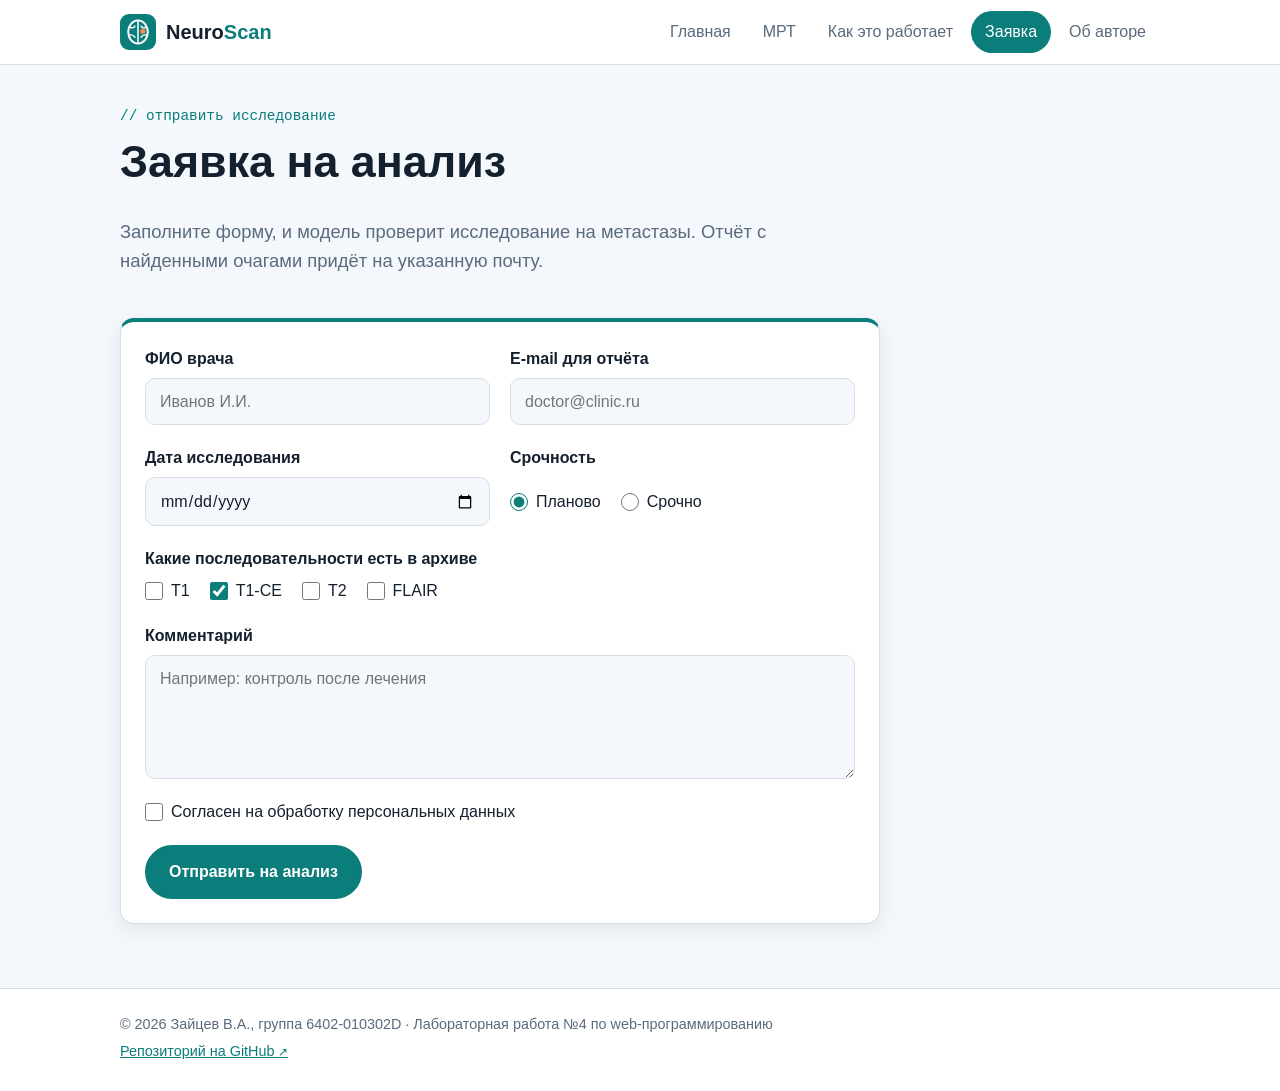
<file: lab4/request.html>
<!DOCTYPE html>
<html lang="ru">
<head>
  <meta charset="UTF-8">
  <meta name="viewport" content="width=device-width, initial-scale=1.0">
  <meta name="description" content="Заявка на анализ МРТ-исследования">
  <title>NeuroScan — заявка на анализ</title>
  <link rel="icon" href="img/logo.svg" type="image/svg+xml">
  <link rel="stylesheet" href="css/style.css">
  <script src="js/request.js" defer></script>
</head>
<body>

  <header class="header">
    <div class="container header__inner">
      <a class="logo" href="index.html">
        <img src="img/logo.svg" alt="" width="36" height="36">
        <span>Neuro<span class="logo__accent">Scan</span></span>
      </a>
      <nav class="nav" aria-label="Главное меню">
        <ul class="nav__list">
          <li><a class="nav__link" href="index.html">Главная</a></li>
          <li><a class="nav__link" href="mri.html">МРТ</a></li>
          <li><a class="nav__link" href="pipeline.html">Как это работает</a></li>
          <li><a class="nav__link nav__link_active" href="request.html" aria-current="page">Заявка</a></li>
          <li><a class="nav__link" href="about.html">Об авторе</a></li>
        </ul>
      </nav>
    </div>
  </header>

  <main>
    <section class="container page-head">
      <p class="tag">// отправить исследование</p>
      <h1>Заявка на анализ</h1>
      <p class="lead">
        Заполните форму, и модель проверит исследование на метастазы.
        Отчёт с найденными очагами придёт на указанную почту.
      </p>
    </section>

    <!-- Форма: 6 типов полей — text, email, date, radio, checkbox, textarea -->
    <div class="container section">
      <form class="form card" id="request-form">
        <div class="form__row">
          <label class="form__field">
            <span class="form__label">ФИО врача</span>
            <input class="form__input" type="text" name="doctor" placeholder="Иванов И.И." required>
          </label>
          <label class="form__field">
            <span class="form__label">E-mail для отчёта</span>
            <input class="form__input" type="email" name="email" placeholder="doctor@clinic.ru" required>
          </label>
        </div>

        <div class="form__row">
          <label class="form__field">
            <span class="form__label">Дата исследования</span>
            <input class="form__input" type="date" name="exam-date" required>
          </label>
          <fieldset class="form__group">
            <legend class="form__legend">Срочность</legend>
            <label class="form__option"><input class="form__check" type="radio" name="priority" value="планово" checked> Планово</label>
            <label class="form__option"><input class="form__check" type="radio" name="priority" value="срочно"> Срочно</label>
          </fieldset>
        </div>

        <fieldset class="form__group">
          <legend class="form__legend">Какие последовательности есть в архиве</legend>
          <label class="form__option"><input class="form__check" type="checkbox" name="sequences" value="T1"> T1</label>
          <label class="form__option"><input class="form__check" type="checkbox" name="sequences" value="T1-CE" checked> T1-CE</label>
          <label class="form__option"><input class="form__check" type="checkbox" name="sequences" value="T2"> T2</label>
          <label class="form__option"><input class="form__check" type="checkbox" name="sequences" value="FLAIR"> FLAIR</label>
        </fieldset>

        <label class="form__field">
          <span class="form__label">Комментарий</span>
          <textarea class="form__input" name="comment" rows="4" placeholder="Например: контроль после лечения"></textarea>
        </label>

        <label class="form__option">
          <input class="form__check" type="checkbox" name="consent" required>
          Согласен на обработку персональных данных
        </label>

        <button class="form__submit button" type="submit">Отправить на анализ</button>
        <p class="form__status" id="form-status"></p>
      </form>
    </div>
  </main>

  <footer class="footer">
    <div class="container">
      <p class="footer__text">© 2026 Зайцев&nbsp;В.А., группа 6402-010302D · Лабораторная работа №4 по web-программированию</p>
      <p class="footer__text"><a href="https://github.com/VAZ0N4ik/web6402-zaitsev_va" target="_blank" rel="noopener">Репозиторий на GitHub</a></p>
    </div>
  </footer>

</body>
</html>
</file>
<file: lab2/css/style.css>
/* ==========================================================================
   NeuroScan — стили сайта (ЛР №2: основы HTML и CSS)
   Порядок: переменные → база → шапка → блоки страниц → таблица → адаптив
   ========================================================================== */


/* ---------- 1. Переменные: вся палитра в одном месте ---------- */

:root {
  --bg: #f4f7fb;
  --surface: #ffffff;
  --text: #14202e;
  --muted: #5a6b7d;
  --accent: #0b7d7a;                       /* бирюзовый «как у сканера» */
  --accent-soft: rgba(11, 125, 122, 0.12);
  --on-accent: #ffffff;                    /* текст поверх акцентного фона */
  --lesion: #d9480f;                       /* оранжевый — цвет «очага» */
  --lesion-soft: rgba(217, 72, 15, 0.14);
  --border: #d6dee8;
  --shadow: 0 6px 20px rgba(20, 32, 46, 0.08);
  --radius: 14px;
  --font: "Segoe UI", Roboto, "Helvetica Neue", Arial, sans-serif;
  --mono: Consolas, "Courier New", monospace;
}

/* Тёмная тема включается сама, если она выбрана в системе */
@media (prefers-color-scheme: dark) {
  :root {
    --bg: #0b1320;
    --surface: #121d2e;
    --text: #e6edf5;
    --muted: #9fb0c3;
    --accent: #2ec4b6;
    --accent-soft: rgba(46, 196, 182, 0.15);
    --on-accent: #06231f;
    --lesion: #ff8a4c;
    --lesion-soft: rgba(255, 138, 76, 0.18);
    --border: #22324a;
    --shadow: 0 6px 20px rgba(0, 0, 0, 0.35);
  }
}


/* ---------- 2. База: универсальный селектор и селекторы тегов ---------- */

*,
*::before,
*::after {
  box-sizing: border-box;
}

body {
  margin: 0;
  min-height: 100vh;
  display: flex;
  flex-direction: column;
  font-family: var(--font);
  font-size: 1rem;
  line-height: 1.6;
  color: var(--text);
  background-color: var(--bg);
}

main {
  flex: 1;
}

h1,
h2,
h3 {
  margin: 0 0 0.6em;
  line-height: 1.25;
}

h1 {
  font-size: clamp(1.9rem, 4vw, 2.8rem);
}

h2 {
  font-size: 1.6rem;
}

h3 {
  font-size: 1.15rem;
}

p {
  margin: 0 0 1em;
}

img {
  max-width: 100%;
  height: auto;
  vertical-align: middle;
}

a {
  color: var(--accent);
}

a:hover {
  text-decoration-thickness: 2px;
}

/* Селектор атрибута + псевдоэлемент: стрелка у внешних ссылок */
a[target="_blank"]::after {
  content: " ↗";
  font-size: 0.85em;
}

:focus-visible {
  outline: 3px solid var(--lesion);
  outline-offset: 2px;
}

code {
  font-family: var(--mono);
  font-size: 0.92em;
  padding: 0.1em 0.35em;
  border-radius: 4px;
  background-color: var(--accent-soft);
}

mark {
  padding: 0 0.2em;
  border-radius: 3px;
  color: inherit;
  background-color: var(--lesion-soft);
}

abbr[title] {
  cursor: help;
}


/* ---------- 3. Раскладка ---------- */

.container {
  width: 100%;
  max-width: 1080px;
  margin: 0 auto;
  padding: 0 20px;
}

.section {
  padding-top: 24px;
  padding-bottom: 24px;
}

.tag {
  margin-bottom: 0.4em;
  font-family: var(--mono);
  font-size: 0.9rem;
  color: var(--accent);
}

.lead {
  max-width: 40em;
  font-size: 1.15rem;
  color: var(--muted);
}

.section-lead {
  max-width: 44em;
  color: var(--muted);
}

.highlight {
  color: var(--lesion);
}


/* ---------- 4. Шапка и меню ---------- */

.site-header {
  position: sticky;
  top: 0;
  z-index: 10;
  background-color: var(--surface);
  border-bottom: 1px solid var(--border);
}

.header-inner {
  display: flex;
  flex-wrap: wrap;
  align-items: center;
  justify-content: space-between;
  gap: 12px;
  min-height: 64px;
}

.logo {
  display: inline-flex;
  align-items: center;
  gap: 10px;
  font-size: 1.25rem;
  font-weight: 700;
  color: var(--text);
  text-decoration: none;
}

.logo-accent {
  color: var(--accent);
}

.main-nav ul {
  display: flex;
  flex-wrap: wrap;
  gap: 4px;
  margin: 0;
  padding: 0;
  list-style: none;
}

/* Селектор потомка: все ссылки внутри меню */
.main-nav a {
  display: block;
  padding: 8px 14px;
  border-radius: 999px;
  font-weight: 500;
  color: var(--muted);
  text-decoration: none;
  transition: background-color 0.2s, color 0.2s;
}

.main-nav a:hover {
  color: var(--text);
  background-color: var(--accent-soft);
}

/* Текущая страница */
.main-nav a.active {
  color: var(--on-accent);
  background-color: var(--accent);
}


/* ---------- 5. Первый экран (селектор по id) ---------- */

#hero {
  padding: 56px 0;
  background: linear-gradient(135deg, var(--accent-soft), transparent 60%);
  border-bottom: 1px solid var(--border);
}

.hero-inner {
  display: grid;
  grid-template-columns: 1.2fr 1fr;
  gap: 40px;
  align-items: center;
}

.hero-actions {
  display: flex;
  flex-wrap: wrap;
  gap: 12px;
  margin-top: 24px;
}

.btn {
  display: inline-block;
  padding: 12px 22px;
  border: 2px solid var(--accent);
  border-radius: 999px;
  font-weight: 600;
  color: var(--on-accent);
  text-decoration: none;
  background-color: var(--accent);
  transition: transform 0.15s, box-shadow 0.15s;
}

.btn:hover {
  transform: translateY(-2px);
  box-shadow: var(--shadow);
}

.btn-ghost {
  color: var(--accent);
  background-color: transparent;
}

/* Картинка среза с «бегущей» линией сканера */
.scan {
  justify-self: center;
  max-width: 360px;
  margin: 0;
}

.scan-frame {
  position: relative;
  overflow: hidden;
  border-radius: 20px;
  box-shadow: var(--shadow);
}

.scan-frame img {
  display: block;
}

.scan-frame::after {
  content: "";
  position: absolute;
  left: 0;
  right: 0;
  top: 0;
  height: 3px;
  background: linear-gradient(90deg, transparent, #7fe3d9, transparent);
  box-shadow: 0 0 12px #7fe3d9;
  animation: scan-line 4s ease-in-out infinite;
}

@keyframes scan-line {
  0%   { top: 4%; }
  50%  { top: 95%; }
  100% { top: 4%; }
}

/* Если пользователь попросил систему не анимировать — не анимируем */
@media (prefers-reduced-motion: reduce) {
  .scan-frame::after {
    display: none;
  }
}

figcaption {
  margin-top: 10px;
  font-size: 0.9rem;
  text-align: center;
  color: var(--muted);
}


/* ---------- 6. Карточки, цитата, картинки ---------- */

.cards {
  display: grid;
  grid-template-columns: repeat(auto-fit, minmax(240px, 1fr));
  gap: 20px;
}

.card {
  padding: 24px;
  border: 1px solid var(--border);
  border-top: 4px solid var(--accent);
  border-radius: var(--radius);
  background-color: var(--surface);
  box-shadow: var(--shadow);
  transition: transform 0.2s;
}

.cards .card:hover {
  transform: translateY(-4px);
}

.card p:last-child {
  margin-bottom: 0;
}

.quote {
  margin: 0;
  padding: 24px 28px;
  border-left: 6px solid var(--lesion);
  border-radius: 0 var(--radius) var(--radius) 0;
  background-color: var(--surface);
}

.quote blockquote {
  margin: 0;
  font-size: 1.3rem;
  font-style: italic;
}

.quote blockquote p {
  margin: 0;
}

.quote figcaption {
  text-align: left;
}

.wide-figure {
  margin: 0;
}

.wide-figure img {
  display: block;
  margin: 0 auto;
  border-radius: var(--radius);
}

.meme {
  max-width: 340px;
  margin: 0;
}

.meme img {
  display: block;
  border-radius: var(--radius);
  box-shadow: var(--shadow);
}

.meme figcaption {
  text-align: left;
}


/* ---------- 7. Внутренние страницы ---------- */

.page-head {
  padding-top: 40px;
}

/* Дочерний селектор + счётчик: номера шагов рисует CSS */
.steps {
  display: grid;
  gap: 16px;
  margin: 0;
  padding: 0;
  list-style: none;
  counter-reset: step;
}

.steps > li {
  position: relative;
  padding: 20px 20px 20px 84px;
  border: 1px solid var(--border);
  border-radius: var(--radius);
  background-color: var(--surface);
  counter-increment: step;
}

.steps > li::before {
  content: counter(step, decimal-leading-zero);
  position: absolute;
  top: 20px;
  left: 20px;
  width: 44px;
  height: 44px;
  display: grid;
  place-items: center;
  border-radius: 50%;
  font-family: var(--mono);
  font-weight: 700;
  color: var(--on-accent);
  background-color: var(--accent);
}

/* Последний шаг (отчёт врачу) — цветом «очага» */
.steps > li:last-child::before {
  background-color: var(--lesion);
}

.steps h3 {
  margin-bottom: 0.3em;
}

.steps p {
  margin: 0;
}

/* Списки «термин — определение» */
.defs {
  display: grid;
  grid-template-columns: max-content 1fr;
  gap: 10px 24px;
  margin: 0;
}

.defs dt {
  font-weight: 700;
  color: var(--accent);
}

.defs dd {
  margin: 0;
}

.profile {
  display: grid;
  grid-template-columns: 1.4fr 1fr;
  gap: 20px;
  align-items: start;
}

.links {
  margin: 0;
  padding-left: 1.2em;
}

.links li {
  margin-bottom: 0.4em;
}

.links li::marker {
  color: var(--lesion);
}


/* ---------- 8. Таблица ---------- */

.table-wrap {
  overflow-x: auto;
  border: 1px solid var(--border);
  border-radius: var(--radius);
  background-color: var(--surface);
  box-shadow: var(--shadow);
}

.data-table {
  width: 100%;
  min-width: 600px;
  border-collapse: collapse;
}

.data-table caption {
  padding: 16px 18px 10px;
  font-weight: 600;
  text-align: left;
}

.data-table th,
.data-table td {
  padding: 12px 18px;
  border-bottom: 1px solid var(--border);
  vertical-align: middle;
}

.data-table thead th {
  font-weight: 600;
  color: var(--on-accent);
  background-color: var(--accent);
}

/* «Зебра» и подсветка строки под курсором */
.data-table tbody tr:nth-child(even) {
  background-color: var(--accent-soft);
}

.data-table tbody tr:hover {
  background-color: var(--lesion-soft);
}

.data-table tbody tr:last-child td {
  border-bottom: none;
}

/* Выравнивание: 1-й и 3-й столбцы — по левому краю, 2-й — по центру, 4-й — по правому */
.data-table th:nth-child(1),
.data-table td:nth-child(1),
.data-table th:nth-child(3),
.data-table td:nth-child(3) {
  text-align: left;
}

.data-table th:nth-child(2),
.data-table td:nth-child(2) {
  text-align: center;
  white-space: nowrap;
}

.data-table th:nth-child(4),
.data-table td:nth-child(4) {
  text-align: right;
  font-family: var(--mono);
}

/* Строка с главной последовательностью */
.data-table .key-row td:first-child {
  font-weight: 700;
  color: var(--lesion);
}

/* Квадратики-образцы яркости ликвора (строчные span с inline-block) */
.swatch {
  display: inline-block;
  width: 12px;
  height: 12px;
  margin-right: 4px;
  border: 1px solid var(--muted);
  border-radius: 3px;
  vertical-align: -1px;
}

.swatch-dark {
  background-color: #1d2228;
}

.swatch-bright {
  background-color: #eef1f4;
}

.table-note {
  margin-top: 10px;
  font-size: 0.9rem;
  color: var(--muted);
}


/* ---------- 9. Подвал ---------- */

.site-footer {
  margin-top: 40px;
  padding: 24px 0;
  border-top: 1px solid var(--border);
  font-size: 0.9rem;
  color: var(--muted);
  background-color: var(--surface);
}

.site-footer p {
  margin: 0 0 0.3em;
}


/* ---------- 10. Адаптив: узкие экраны (телефоны) ---------- */

@media (max-width: 760px) {
  .site-header {
    position: static;
  }

  .header-inner {
    padding-top: 10px;
    padding-bottom: 10px;
  }

  .main-nav a {
    padding: 6px 10px;
  }

  #hero {
    padding: 32px 0;
  }

  .hero-inner,
  .profile,
  .defs {
    grid-template-columns: 1fr;
  }

  .defs dd {
    margin-bottom: 8px;
  }

  .steps > li {
    padding: 76px 20px 20px;
  }
}
</file>
<file: lab4/css/style.css>
/* NeuroScan — стили сайта (ЛР №4). Классы названы по БЭМ: блок__элемент_модификатор */


/* ---------- 1. Переменные: все цвета сайта задаются только здесь ---------- */

:root {
  --bg: #f4f7fb;
  --surface: #ffffff;
  --text: #14202e;
  --muted: #5a6b7d;
  --accent: #0b7d7a;                       /* бирюзовый «как у сканера» */
  --accent-soft: rgba(11, 125, 122, 0.12);
  --on-accent: #ffffff;                    /* текст поверх акцентного фона */
  --lesion: #d9480f;                       /* оранжевый — цвет «очага» */
  --lesion-soft: rgba(217, 72, 15, 0.14);
  --border: #d6dee8;
  --shadow: 0 6px 20px rgba(20, 32, 46, 0.08);
  --scan-glow: #7fe3d9;                    /* линия сканера */
  --scan-fade: rgba(127, 227, 217, 0);     /* тот же цвет, но полностью прозрачный */
  --scan-trail: rgba(127, 227, 217, 0.3);  /* полупрозрачный «шлейф» за линией */
  --scan-ping: #ff8a4c;                    /* кольца вокруг очага, как рамка на картинке */
  --swatch-dark: #1d2228;                  /* образцы яркости ликвора в таблице */
  --swatch-bright: #eef1f4;
  --radius: 14px;
  --font: "Segoe UI", Roboto, "Helvetica Neue", Arial, sans-serif;
  --mono: Consolas, "Courier New", monospace;
  color-scheme: light dark;                /* поля формы и календарь тоже меняют тему */
}

/* Тёмная тема включается сама, если она выбрана в системе */
@media (prefers-color-scheme: dark) {
  :root {
    --bg: #0b1320;
    --surface: #121d2e;
    --text: #e6edf5;
    --muted: #9fb0c3;
    --accent: #2ec4b6;
    --accent-soft: rgba(46, 196, 182, 0.15);
    --on-accent: #06231f;
    --lesion: #ff8a4c;
    --lesion-soft: rgba(255, 138, 76, 0.18);
    --border: #22324a;
    --shadow: 0 6px 20px rgba(0, 0, 0, 0.35);
  }
}


/* ---------- 2. База: только теги, без классов ---------- */

*,
*::before,
*::after {
  box-sizing: border-box;
}

body {
  margin: 0;
  min-height: 100vh;
  display: flex;
  flex-direction: column;
  font-family: var(--font);
  font-size: 1rem;
  line-height: 1.6;
  color: var(--text);
  background-color: var(--bg);
}

main {
  flex: 1;
}

h1,
h2,
h3 {
  margin: 0 0 0.6em;
  line-height: 1.25;
}

h1 {
  font-size: clamp(1.9rem, 4vw, 2.8rem);
}

h2 {
  font-size: 1.6rem;
}

h3 {
  font-size: 1.15rem;
}

p {
  margin: 0 0 1em;
}

img {
  max-width: 100%;
  height: auto;
  vertical-align: middle;
}

a {
  color: var(--accent);
}

a:hover {
  text-decoration-thickness: 2px;
}

/* Стрелка у внешних ссылок */
a[target="_blank"]::after {
  content: " ↗";
  font-size: 0.85em;
}

:focus-visible {
  outline: 3px solid var(--lesion);
  outline-offset: 2px;
}

code {
  font-family: var(--mono);
  font-size: 0.92em;
  padding: 0.1em 0.35em;
  border-radius: 4px;
  background-color: var(--accent-soft);
}

mark {
  padding: 0 0.2em;
  border-radius: 3px;
  color: inherit;
  background-color: var(--lesion-soft);
}

abbr[title] {
  cursor: help;
}


/* ---------- 3. Общие блоки ---------- */

.container {
  width: 100%;
  max-width: 1080px;
  margin: 0 auto;
  padding: 0 20px;
}

.section {
  padding-top: 24px;
  padding-bottom: 24px;
}

.page-head {
  padding-top: 40px;
}

.tag {
  margin-bottom: 0.4em;
  font-family: var(--mono);
  font-size: 0.9rem;
  color: var(--accent);
}

.lead {
  max-width: 40em;
  font-size: 1.15rem;
  color: var(--muted);
}

.lead_small {
  max-width: 44em;
  font-size: 1rem;
}

.highlight {
  color: var(--lesion);
}

.button {
  display: inline-block;
  padding: 12px 22px;
  border: 2px solid var(--accent);
  border-radius: 999px;
  font: inherit;
  font-weight: 600;
  color: var(--on-accent);
  text-decoration: none;
  background-color: var(--accent);
  cursor: pointer;
  transition: transform 0.15s, box-shadow 0.15s;
}

.button:hover {
  transform: translateY(-2px);
  box-shadow: var(--shadow);
}

.button_ghost {
  color: var(--accent);
  background: none;
}


/* ---------- 4. Шапка, логотип, меню ---------- */

.header {
  position: sticky;
  top: 0;
  z-index: 10;
  background-color: var(--surface);
  border-bottom: 1px solid var(--border);
}

.header__inner {
  display: flex;
  flex-wrap: wrap;
  align-items: center;
  justify-content: space-between;
  gap: 12px;
  min-height: 64px;
}

.logo {
  display: inline-flex;
  align-items: center;
  gap: 10px;
  font-size: 1.25rem;
  font-weight: 700;
  color: var(--text);
  text-decoration: none;
}

.logo__accent {
  color: var(--accent);
}

.nav__list {
  display: flex;
  flex-wrap: wrap;
  gap: 4px;
  margin: 0;
  padding: 0;
  list-style: none;
}

.nav__link {
  display: block;
  padding: 8px 14px;
  border-radius: 999px;
  font-weight: 500;
  color: var(--muted);
  text-decoration: none;
  transition: background-color 0.2s, color 0.2s;
}

.nav__link:hover {
  color: var(--text);
  background-color: var(--accent-soft);
}

/* Текущая страница */
.nav__link_active,
.nav__link_active:hover {
  color: var(--on-accent);
  background-color: var(--accent);
}


/* ---------- 5. Главная: раскладка на Grid ---------- */

/* Сетка из 3 колонок. Каждая область страницы получает имя через grid-area,
   а grid-template-areas «рисует» из этих имён схему страницы.
   Точка — ячейка без имени: туда браузер сам кладёт три карточки по порядку. */
.home {
  display: grid;
  grid-template-columns: repeat(3, 1fr);
  grid-template-areas:
    "intro intro scan"
    "why   why   scan"
    ".     .     ."
    "quote quote quote";
  align-content: start;    /* main растянут на всю высоту окна, а ряды растягиваться не должны */
  gap: 20px;
  padding-top: 32px;
  padding-bottom: 24px;
}

.home__intro {
  grid-area: intro;
  padding: 32px;
  border: 1px solid var(--border);
  border-radius: var(--radius);
  background: linear-gradient(135deg, var(--accent-soft), var(--surface) 70%);
}

.home__actions {
  display: flex;
  flex-wrap: wrap;
  gap: 12px;
  margin: 24px 0 0;
}

.home__scan {
  grid-area: scan;
  align-self: center;
  justify-self: center;
}

.home__why {
  grid-area: why;
  padding: 24px 32px;
  border: 1px solid var(--border);
  border-radius: var(--radius);
  background-color: var(--surface);
}

.home__card:hover {
  transform: translateY(-4px);
}

.home__quote {
  grid-area: quote;
}

/* Срез МРТ со сканером */
.scan {
  max-width: 360px;
  margin: 0;
}

.scan__frame {
  position: relative;
  overflow: hidden;
  border-radius: 20px;
  box-shadow: var(--shadow);
}

.scan__img {
  display: block;
}

/* Анимация сканера: сверху вниз едет полоса со светящимся нижним краем.
   Когда край доходит до очага (это 36% времени), от очага расходятся два кольца.
   У полосы и колец одна длительность 4s, поэтому они всё время идут синхронно. */
.scan__frame::after {
  content: "";
  position: absolute;
  left: 0;
  right: 0;
  top: -18%;
  height: 18%;
  border-bottom: 2px solid var(--scan-glow);
  background: linear-gradient(to bottom, var(--scan-fade), var(--scan-trail));
  box-shadow: 0 6px 14px var(--scan-glow);
  animation: scan-sweep 4s linear infinite;
}

@keyframes scan-sweep {
  from { top: -18%; }
  to   { top: 100%; }
}

/* Точка в центре очага на картинке: 232 и 150 из 360 px — это 64.4% и 41.7% */
.scan__ping {
  position: absolute;
  left: 64.4%;
  top: 41.7%;
  width: 40px;
  height: 40px;
  transform: translate(-50%, -50%);
}

.scan__ping::before,
.scan__ping::after {
  content: "";
  position: absolute;
  inset: 0;
  border: 2px solid var(--scan-ping);
  border-radius: 50%;
  opacity: 0;
  animation: scan-ping 4s ease-out infinite;
}

/* Второе кольцо запаздывает, получается «волна» */
.scan__ping::after {
  animation-delay: 0.3s;
}

@keyframes scan-ping {
  0%, 36%   { transform: scale(0.4); opacity: 0; }
  40%       { opacity: 1; }
  75%, 100% { transform: scale(2.6); opacity: 0; }
}

/* Если пользователь попросил систему не анимировать — не анимируем */
@media (prefers-reduced-motion: reduce) {
  .scan__frame::after,
  .scan__ping {
    display: none;
  }
}

.scan__caption {
  margin-top: 10px;
  font-size: 0.9rem;
  text-align: center;
  color: var(--muted);
}


/* ---------- 6. Карточки, цитата, картинки ---------- */

.card {
  padding: 24px;
  border: 1px solid var(--border);
  border-top: 4px solid var(--accent);
  border-radius: var(--radius);
  background-color: var(--surface);
  box-shadow: var(--shadow);
  transition: transform 0.2s;
}

.card__text {
  margin-bottom: 0;
}

.quote {
  margin: 0;
  padding: 24px 28px;
  border-left: 6px solid var(--lesion);
  border-radius: 0 var(--radius) var(--radius) 0;
  background-color: var(--surface);
}

.quote__text {
  margin: 0;
  font-size: 1.3rem;
  font-style: italic;
}

.quote__author {
  margin-top: 10px;
  font-size: 0.9rem;
  color: var(--muted);
}

.illustration {
  margin: 0;
}

.illustration__img {
  display: block;
  margin: 0 auto;
  border-radius: var(--radius);
}

.illustration__caption {
  margin-top: 10px;
  font-size: 0.9rem;
  text-align: center;
  color: var(--muted);
}

/* Мем: картинка поменьше, с тенью, подпись слева */
.illustration_meme {
  max-width: 340px;
}

.illustration_meme .illustration__img {
  box-shadow: var(--shadow);
}

.illustration_meme .illustration__caption {
  text-align: left;
}


/* ---------- 7. «Как это работает»: раскладка на Flexbox ---------- */

/* Шаги стоят в ряд. flex: 1 1 180px — каждый шаг шириной от 180px,
   лишнее место делится поровну, а если места мало, шаги переносятся на новую строку */
.steps {
  display: flex;
  flex-wrap: wrap;
  gap: 16px;
  margin: 0;
  padding: 0;
  list-style: none;
  counter-reset: step;
}

/* Внутри шага тоже flex, только столбиком: номер, заголовок, текст, результат */
.steps__item {
  flex: 1 1 180px;
  display: flex;
  flex-direction: column;
  gap: 10px;
  padding: 20px;
  border: 1px solid var(--border);
  border-radius: var(--radius);
  background-color: var(--surface);
  counter-increment: step;
}

/* Номер шага рисует CSS: счётчик + ::before */
.steps__item::before {
  content: counter(step, decimal-leading-zero);
  width: 44px;
  height: 44px;
  display: flex;
  align-items: center;
  justify-content: center;
  border-radius: 50%;
  font-family: var(--mono);
  font-weight: 700;
  color: var(--on-accent);
  background-color: var(--accent);
}

/* Последний шаг (отчёт врачу) — цветом «очага» */
.steps__item:last-child::before {
  background-color: var(--lesion);
}

.steps__title {
  margin: 0;
}

.steps__text {
  margin: 0;
}

/* margin-top: auto прижимает результат к низу шага, поэтому у всех шагов он на одной линии */
.steps__result {
  margin: auto 0 0;
  padding-top: 10px;
  border-top: 1px dashed var(--border);
  font-family: var(--mono);
  font-size: 0.85rem;
  color: var(--accent);
}

/* Словарик: каждая пара «термин — определение» это строка из двух flex-элементов */
.glossary {
  display: flex;
  flex-direction: column;
  gap: 12px;
  margin: 0;
}

.glossary__item {
  display: flex;
  align-items: baseline;
  gap: 24px;
  padding-bottom: 12px;
  border-bottom: 1px solid var(--border);
}

.glossary__item:last-child {
  border-bottom: none;
}

.glossary__term {
  flex: 0 0 140px;           /* термин всегда 140px: не растёт и не сжимается */
  font-weight: 700;
  color: var(--accent);
}

.glossary__desc {
  flex: 1;                   /* определение забирает всё оставшееся место */
  margin: 0;
}

/* Списки «термин — определение» */
.defs {
  display: grid;
  grid-template-columns: max-content 1fr;
  gap: 10px 24px;
  margin: 0;
}

.defs__term {
  font-weight: 700;
  color: var(--accent);
}

.defs__desc {
  margin: 0;
}


/* ---------- 8. Об авторе ---------- */

.profile {
  display: grid;
  grid-template-columns: 1.4fr 1fr;
  gap: 20px;
  align-items: start;
}

.links {
  margin: 0;
  padding-left: 1.2em;
}

.links__item {
  margin-bottom: 0.4em;
}

.links__item::marker {
  color: var(--lesion);
}


/* ---------- 9. Форма заявки ---------- */

/* Поля идут столбиком, а в .form__row по два в ряд */
.form {
  display: flex;
  flex-direction: column;
  gap: 20px;
  max-width: 760px;
}

.form__row {
  display: grid;
  grid-template-columns: 1fr 1fr;
  gap: 20px;
}

.form__field {
  display: flex;
  flex-direction: column;
  gap: 6px;
}

.form__label {
  font-weight: 600;
}

.form__input {
  width: 100%;
  padding: 10px 14px;
  border: 1px solid var(--border);
  border-radius: 10px;
  font: inherit;
  color: var(--text);
  background-color: var(--bg);
}

.form__input:focus {
  border-color: var(--accent);
}

/* Красная рамка, только когда пользователь уже что-то ввёл неправильно, а не сразу при загрузке */
.form__input:user-invalid {
  border-color: var(--lesion);
}

/* Группа переключателей: рамку fieldset убираем, варианты ставим в строку */
.form__group {
  display: flex;
  flex-wrap: wrap;
  gap: 8px 20px;
  margin: 0;
  padding: 0;
  border: none;
}

.form__legend {
  margin-bottom: 6px;
  padding: 0;
  font-weight: 600;
}

.form__option {
  display: inline-flex;
  align-items: center;
  gap: 8px;
  cursor: pointer;
}

/* Цвет галочек и кружков у checkbox и radio */
.form__check {
  width: 18px;
  height: 18px;
  margin: 0;
  accent-color: var(--accent);
}

.form__submit {
  align-self: flex-start;
}

/* Сообщение после отправки, пока оно пустое — не показываем */
.form__status {
  margin: 0;
  font-weight: 600;
  color: var(--accent);
}

.form__status:empty {
  display: none;
}


/* ---------- 10. Таблица ---------- */

.data-table {
  overflow-x: auto;
  border: 1px solid var(--border);
  border-radius: var(--radius);
  background-color: var(--surface);
  box-shadow: var(--shadow);
}

.data-table__table {
  width: 100%;
  min-width: 600px;
  border-collapse: collapse;
}

.data-table__caption {
  padding: 16px 18px 10px;
  font-weight: 600;
  text-align: left;
}

.data-table__cell {
  padding: 12px 18px;
  border-bottom: 1px solid var(--border);
  vertical-align: middle;
}

.data-table__cell_head {
  font-weight: 600;
  color: var(--on-accent);
  background-color: var(--accent);
}

/* «Зебра» и подсветка строки под курсором */
.data-table__row:nth-child(even) {
  background-color: var(--accent-soft);
}

.data-table__row:hover {
  background-color: var(--lesion-soft);
}

.data-table__row:last-child .data-table__cell {
  border-bottom: none;
}

/* Выравнивание: 1-й и 3-й столбцы — по левому краю, 2-й — по центру, 4-й — по правому */
.data-table__cell:nth-child(1),
.data-table__cell:nth-child(3) {
  text-align: left;
}

.data-table__cell:nth-child(2) {
  text-align: center;
  white-space: nowrap;
}

.data-table__cell:nth-child(4) {
  text-align: right;
  font-family: var(--mono);
}

/* Строка с главной последовательностью */
.data-table__row_key .data-table__cell:first-child {
  font-weight: 700;
  color: var(--lesion);
}

.data-table__note {
  margin-top: 10px;
  font-size: 0.9rem;
  color: var(--muted);
}

/* Квадратики-образцы яркости ликвора */
.swatch {
  display: inline-block;
  width: 12px;
  height: 12px;
  margin-right: 4px;
  border: 1px solid var(--muted);
  border-radius: 3px;
  vertical-align: -1px;
}

.swatch_dark {
  background-color: var(--swatch-dark);
}

.swatch_bright {
  background-color: var(--swatch-bright);
}


/* ---------- 11. Подвал ---------- */

.footer {
  margin-top: 40px;
  padding: 24px 0;
  border-top: 1px solid var(--border);
  font-size: 0.9rem;
  color: var(--muted);
  background-color: var(--surface);
}

.footer__text {
  margin: 0 0 0.3em;
}


/* ---------- 12. Адаптив: узкие экраны (телефоны) ---------- */

@media (max-width: 760px) {
  .header {
    position: static;
  }

  .header__inner {
    padding-top: 10px;
    padding-bottom: 10px;
  }

  .nav__link {
    padding: 6px 10px;
  }

  /* На телефоне та же разметка, но области встают в одну колонку */
  .home {
    grid-template-columns: 1fr;
    grid-template-areas:
      "intro"
      "scan"
      "why"
      "."
      "."
      "."
      "quote";
  }

  .home__intro {
    padding: 24px;
  }

  .profile,
  .defs,
  .form__row {
    grid-template-columns: 1fr;
  }

  .defs__desc {
    margin-bottom: 8px;
  }

  /* Шагам медиазапрос не нужен: при ширине меньше двух шагов flex-wrap сам ставит их в столбик */

  /* В столбик: термин над определением. flex: none — иначе 140px стали бы высотой */
  .glossary__item {
    flex-direction: column;
    gap: 4px;
  }

  .glossary__term {
    flex: none;
  }
}
</file>
